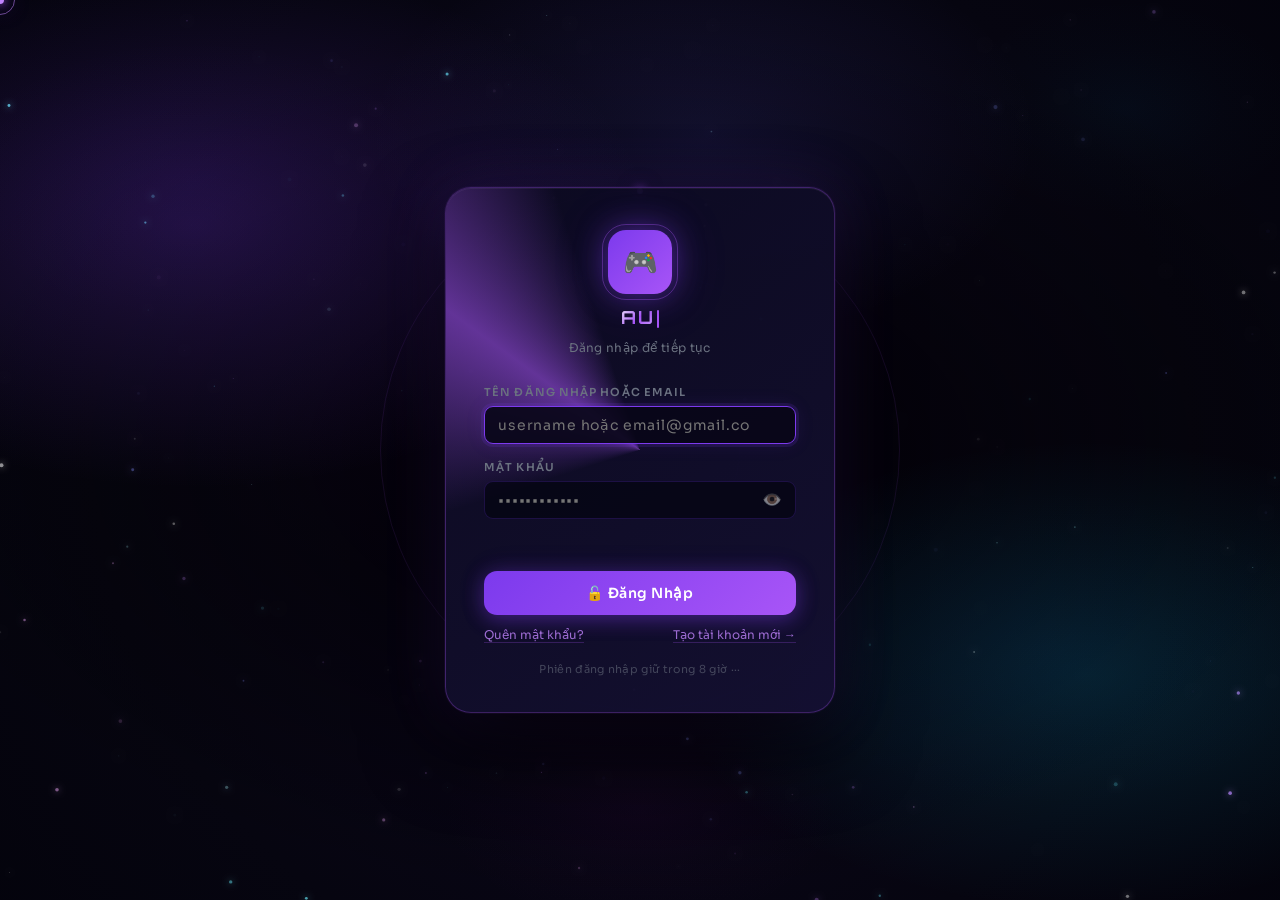
<file: index.html>
<!DOCTYPE html>
<html lang="vi">
<head>
<meta charset="UTF-8">
<meta name="viewport" content="width=device-width, initial-scale=1.0">
<title>Roblox Manager</title>
<link href="https://fonts.googleapis.com/css2?family=Orbitron:wght@400;600;700;900&family=Sora:wght@300;400;600&display=swap" rel="stylesheet">
<link rel="stylesheet" href="style.css">
<link rel="stylesheet" href="ui-easy-1-transitions.css">
<link rel="stylesheet" href="ui-easy-2-search.css">
<link rel="stylesheet" href="ui-easy-3-shimmer.css">
<link rel="stylesheet" href="ui-medium.css">
<style>
/* ══════════════════════════════════════
   LOGIN GATE
══════════════════════════════════════ */
#loginGate {
  position:fixed; inset:0; z-index:9999;
  display:none; align-items:center; justify-content:center;
  background: transparent;
  animation: loginFadeIn .6s ease;
}
@keyframes loginFadeIn  { from{opacity:0} to{opacity:1} }
@keyframes loginFadeOut { from{opacity:1} to{opacity:0} }

/* Canvas nền riêng cho login (hiện trên cùng) */
#loginBgCanvas {
  position:absolute; inset:0; z-index:0; pointer-events:none;
}

/* Con trỏ & ring — nâng z-index lên trên loginGate */
.cur-dot  { z-index:10001 !important; }
.cur-ring { z-index:10000 !important; }

/* Lớp glow nền */
.login-bg-blur {
  position:absolute; inset:0; pointer-events:none; z-index:1;
  background:
    radial-gradient(ellipse 55% 45% at 15% 25%, rgba(124,58,237,.22) 0%, transparent 65%),
    radial-gradient(ellipse 50% 40% at 85% 75%, rgba(6,182,212,.15)  0%, transparent 65%),
    radial-gradient(ellipse 40% 35% at 55% 15%, rgba(99,102,241,.12) 0%, transparent 65%),
    radial-gradient(ellipse 60% 50% at 50% 50%, rgba(0,0,0,.88)      0%, transparent 100%);
}

/* ── Orbit rings ── */
.login-orbit {
  position:absolute; border-radius:50%; pointer-events:none; z-index:2;
  border:1px solid rgba(168,85,247,.13);
}
.login-orbit-1 {
  width:520px; height:520px;
  top:50%; left:50%; transform:translate(-50%,-50%);
  animation: orbitSpin1 18s linear infinite;
  border-color: rgba(168,85,247,.1);
}
.login-orbit-2 {
  width:360px; height:360px;
  top:50%; left:50%; transform:translate(-50%,-50%);
  animation: orbitSpin2 12s linear infinite reverse;
  border-color: rgba(6,182,212,.1);
}
.login-orbit-3 {
  width:200px; height:200px;
  top:50%; left:50%; transform:translate(-50%,-50%);
  animation: orbitSpin1 7s linear infinite;
  border-color: rgba(192,132,252,.14);
}
/* Chấm chạy trên orbit */
.login-orbit::before {
  content:''; position:absolute;
  width:6px; height:6px; border-radius:50%;
  top:-3px; left:50%; margin-left:-3px;
  background: radial-gradient(circle, #c084fc, #7c3aed);
  box-shadow: 0 0 10px #a855f7, 0 0 20px rgba(168,85,247,.5);
}
.login-orbit-2::before {
  width:5px; height:5px; top:-2.5px; margin-left:-2.5px;
  background: radial-gradient(circle, #67e8f9, #0891b2);
  box-shadow: 0 0 10px #06b6d4, 0 0 20px rgba(6,182,212,.5);
}
.login-orbit-3::before {
  width:4px; height:4px; top:-2px; margin-left:-2px;
  background: radial-gradient(circle, #f0abfc, #a855f7);
  box-shadow: 0 0 8px #c084fc;
}
@keyframes orbitSpin1 { to { transform:translate(-50%,-50%) rotate(360deg) } }
@keyframes orbitSpin2 { to { transform:translate(-50%,-50%) rotate(360deg) } }

/* ── Login box ── */
#loginBox {
  position:relative; z-index:3;
  background: linear-gradient(145deg, rgba(12,10,32,.96), rgba(20,16,50,.96));
  border: 1px solid rgba(168,85,247,.3);
  border-radius: 26px;
  padding: 42px 38px 36px;
  width: 390px; max-width: 94vw;
  box-shadow:
    0 0 0 1px rgba(168,85,247,.06),
    0 32px 80px rgba(0,0,0,.7),
    0 0 60px rgba(124,58,237,.18),
    inset 0 1px 0 rgba(255,255,255,.06);
  transition: border-color .4s, box-shadow .4s;
  animation: loginBoxIn .65s cubic-bezier(.34,1.4,.64,1) both;
  overflow: hidden;
}
@keyframes loginBoxIn {
  from { opacity:0; transform:scale(.88) translateY(30px) }
  to   { opacity:1; transform:scale(1)   translateY(0) }
}

/* Shimmer sweep trên box */
#loginBox::before {
  content:''; position:absolute;
  top:0; left:-100%; width:60%; height:100%;
  background: linear-gradient(90deg, transparent, rgba(168,85,247,.07), transparent);
  animation: loginShimmer 4s ease-in-out infinite;
  pointer-events:none;
}
@keyframes loginShimmer { 0%{left:-100%} 60%,100%{left:140%} }

/* Pulse border glow */
#loginBox::after {
  content:''; position:absolute; inset:-1px; border-radius:27px; z-index:-1;
  background: conic-gradient(from var(--angle,0deg), transparent 70%, rgba(168,85,247,.55) 85%, transparent 95%);
  animation: loginBorderSpin 4s linear infinite;
}
@property --angle { syntax:'<angle>'; initial-value:0deg; inherits:false; }
@keyframes loginBorderSpin { to { --angle: 360deg } }

/* ── Logo ── */
.login-logo {
  display:flex; flex-direction:column; align-items:center; gap:12px;
  margin-bottom:30px;
}
.login-logo-icon {
  position:relative;
  width:64px; height:64px;
  background: linear-gradient(135deg, var(--accent), var(--accent2));
  border-radius:18px;
  display:flex; align-items:center; justify-content:center;
  font-size:28px;
  box-shadow: 0 0 30px rgba(124,58,237,.5), 0 0 60px rgba(124,58,237,.2);
  animation: loginIconFloat 3.5s ease-in-out infinite;
}
.login-logo-icon::after {
  content:''; position:absolute; inset:-6px; border-radius:24px;
  border:1px solid rgba(168,85,247,.35);
  animation: loginIconRing 3.5s ease-in-out infinite;
}
@keyframes loginIconFloat { 0%,100%{transform:translateY(0) rotate(0deg)} 50%{transform:translateY(-8px) rotate(3deg)} }
@keyframes loginIconRing  { 0%,100%{opacity:.6;transform:scale(1)} 50%{opacity:1;transform:scale(1.08)} }

.login-title {
  font-family:'Orbitron',sans-serif; font-size:18px; font-weight:700;
  background: linear-gradient(135deg, #fff 0%, var(--accent2) 50%, var(--neon) 100%);
  -webkit-background-clip:text; -webkit-text-fill-color:transparent;
  letter-spacing:.1em; text-align:center;
  text-shadow: none;
}
/* Typing cursor effect trên title */
.login-title-cursor {
  display:inline-block; width:2px; height:1em;
  background: var(--accent2); margin-left:2px;
  animation: blink .8s step-end infinite;
  vertical-align:text-bottom; border-radius:1px;
}
@keyframes blink { 0%,100%{opacity:1} 50%{opacity:0} }

.login-sub {
  font-size:12px; color:var(--muted); text-align:center;
  letter-spacing:.03em;
}

/* ── Field ── */
.login-field { margin-bottom:16px; }
.login-field label {
  display:block; font-size:11px; font-weight:600;
  color:var(--muted); text-transform:uppercase; letter-spacing:.1em;
  margin-bottom:7px;
}
.login-pw-wrap {
  position:relative; display:flex; align-items:center;
}
.login-pw-wrap .fi {
  padding-right:44px; width:100%;
  background: rgba(4,4,18,.75);
  border-color: rgba(120,60,255,.2);
  font-size:14px; letter-spacing:.06em;
  transition: border-color .25s, box-shadow .25s, background .25s;
}
.login-pw-wrap .fi:focus {
  border-color: var(--accent);
  box-shadow: 0 0 0 3px rgba(124,58,237,.14), 0 0 20px rgba(124,58,237,.1);
  background: rgba(8,6,24,.9);
}
.login-pw-wrap .fi.err {
  border-color:var(--red) !important;
  box-shadow:0 0 0 3px rgba(239,68,68,.1) !important;
}
.eye-btn {
  position:absolute; right:12px;
  background:none; border:none; cursor:pointer;
  font-size:16px; line-height:1; padding:2px;
  opacity:.5; transition:opacity .2s;
}
.eye-btn:hover { opacity:1; }

/* ── Error ── */
.login-err {
  display:flex; align-items:center; gap:8px;
  background: rgba(239,68,68,.08);
  border: 1px solid rgba(239,68,68,.22);
  border-radius:10px; padding:10px 14px;
  font-size:12px; color:#fca5a5;
  margin-bottom:14px;
  opacity:0; transform:translateY(-5px);
  transition: opacity .3s, transform .3s;
  pointer-events:none;
}
.login-err.show { opacity:1; transform:translateY(0); pointer-events:all; }

/* ── Button ── */
#loginBtn {
  width:100%; padding:13px;
  font-size:14px; font-weight:600;
  border-radius:13px; border:none; cursor:pointer;
  font-family:'Sora',sans-serif; letter-spacing:.04em;
  background: linear-gradient(135deg, var(--accent), var(--accent2));
  color:#fff;
  box-shadow: 0 4px 20px rgba(124,58,237,.4), 0 0 30px rgba(124,58,237,.1);
  transition: all .25s;
  display:flex; align-items:center; justify-content:center; gap:9px;
  position:relative; overflow:hidden;
}
#loginBtn::before {
  content:''; position:absolute; inset:0;
  background: linear-gradient(135deg, rgba(255,255,255,.12), transparent);
  opacity:0; transition:opacity .25s;
}
#loginBtn:hover:not(:disabled)::before { opacity:1; }
#loginBtn:hover:not(:disabled) {
  transform:translateY(-2px);
  box-shadow: 0 8px 32px rgba(124,58,237,.6), 0 0 50px rgba(168,85,247,.2);
}
#loginBtn:active:not(:disabled) { transform:translateY(0); }
#loginBtn:disabled { cursor:not-allowed; opacity:.8; }

/* ── Spinner ── */
.login-spinner {
  width:16px; height:16px;
  border:2px solid rgba(255,255,255,.25);
  border-top-color:#fff;
  border-radius:50%;
  animation:spin .55s linear infinite;
  flex-shrink:0;
}
@keyframes spin { to{transform:rotate(360deg)} }

/* ── Footer ── */
.login-footer {
  margin-top:20px; text-align:center;
  font-size:11px; color:var(--muted); opacity:.55;
  letter-spacing:.03em;
}
/* Dấu chấm nhấp nháy */
.login-dot { display:inline-block; animation:dotPulse 1.4s ease-in-out infinite; }
.login-dot:nth-child(2){ animation-delay:.2s }
.login-dot:nth-child(3){ animation-delay:.4s }
@keyframes dotPulse { 0%,100%{opacity:.3;transform:scale(.8)} 50%{opacity:1;transform:scale(1.2)} }

/* ── Shake ── */
@keyframes shake {
  0%,100%{transform:translateX(0)}
  18%{transform:translateX(-8px)}
  36%{transform:translateX(8px)}
  54%{transform:translateX(-5px)}
  72%{transform:translateX(5px)}
  88%{transform:translateX(-3px)}
}
#loginBox.shake { animation:shake .44s ease; }

/* ══════════════════════════════════════
   AUTH SYSTEM — panels, buttons, links
══════════════════════════════════════ */

/* Panel transition */
@keyframes authPanelIn {
  from { opacity:0; transform:translateY(10px) scale(.97) }
  to   { opacity:1; transform:translateY(0)    scale(1)   }
}

/* loginBox mở rộng khi register (có 2 cột) */
#loginBox {
  transition: width .35s cubic-bezier(.34,1.2,.64,1),
              padding .35s, border-color .4s, box-shadow .4s;
}
#authPanelRegister { min-width: 0; }

/* 2-cột trong form đăng ký */
.auth-row2 {
  display: grid;
  grid-template-columns: 1fr 1fr;
  gap: 0 12px;
}
@media (max-width: 500px) {
  .auth-row2 { grid-template-columns: 1fr; }
  #loginBox  { width: 94vw !important; padding: 28px 18px 22px !important; }
}

/* Khi panel register active thì box rộng hơn */
#authPanelRegister:not([style*="none"]) ~ * { display: none }

/* Nút chính — thay #loginBtn cũ */
.auth-btn {
  width: 100%;
  padding: 13px;
  font-size: 14px; font-weight: 600;
  border-radius: 13px; border: none; cursor: pointer;
  font-family: 'Sora', sans-serif; letter-spacing: .04em;
  background: linear-gradient(135deg, var(--accent), var(--accent2));
  color: #fff;
  box-shadow: 0 4px 20px rgba(124,58,237,.4), 0 0 30px rgba(124,58,237,.1);
  transition: all .25s;
  display: flex; align-items: center; justify-content: center; gap: 9px;
  position: relative; overflow: hidden;
  margin-bottom: 12px;
}
.auth-btn::before {
  content: ''; position: absolute; inset: 0;
  background: linear-gradient(135deg, rgba(255,255,255,.12), transparent);
  opacity: 0; transition: opacity .25s;
}
.auth-btn:hover:not(:disabled)::before { opacity: 1; }
.auth-btn:hover:not(:disabled) {
  transform: translateY(-2px);
  box-shadow: 0 8px 32px rgba(124,58,237,.6), 0 0 50px rgba(168,85,247,.2);
}
.auth-btn:active:not(:disabled) { transform: translateY(0); }
.auth-btn:disabled { cursor: not-allowed; opacity: .8; }

/* Links dưới form */
.auth-links {
  display: flex;
  justify-content: space-between;
  flex-wrap: wrap;
  gap: 6px;
  margin-top: 2px;
}
.auth-links span {
  font-size: 12px;
  color: var(--accent3);
  cursor: pointer;
  opacity: .8;
  transition: opacity .18s;
  text-decoration: underline;
  text-underline-offset: 3px;
  text-decoration-color: rgba(168,85,247,.3);
}
.auth-links span:hover { opacity: 1; }

/* Nút link nhỏ (gửi lại OTP) */
.auth-link-btn {
  background: none; border: none;
  color: var(--accent3); font-family: 'Sora', sans-serif;
  font-size: 12px; cursor: pointer;
  text-decoration: underline;
  text-underline-offset: 3px;
  opacity: .8; transition: opacity .18s;
  margin-left: auto;
}
.auth-link-btn:hover { opacity: 1; }
.auth-link-btn:disabled { opacity: .4; cursor: not-allowed; }

/* OTP info box */
.otp-info-box {
  display: flex;
  align-items: center;
  gap: 14px;
  background: rgba(124,58,237,.1);
  border: 1px solid rgba(168,85,247,.25);
  border-radius: 12px;
  padding: 13px 16px;
  font-size: 13px;
  color: var(--muted);
  line-height: 1.6;
}
.otp-info-icon { font-size: 26px; flex-shrink: 0; }

/* OTP input to và căn giữa */
.otp-input {
  font-family: 'Orbitron', monospace !important;
  font-size: 22px !important;
  font-weight: 700 !important;
  letter-spacing: .35em !important;
  text-align: center;
  color: var(--accent3) !important;
}

/* Timer row */
.otp-timer-row {
  display: flex;
  align-items: center;
  gap: 10px;
  margin-bottom: 10px;
}

/* ── NOTES GRID ── */
.notes-grid { display:grid; grid-template-columns:repeat(auto-fill,minmax(280px,1fr)); gap:16px }
.note-card { background:var(--nc-bg,rgba(124,58,237,.12)); border:1px solid var(--nc-border,rgba(168,85,247,.3)); border-radius:16px; padding:16px; cursor:pointer; transition:transform .22s,box-shadow .22s; animation:fadeUp .4s ease both; display:flex; flex-direction:column; gap:10px; position:relative; overflow:hidden }
.note-card::after { content:""; position:absolute; top:0; left:-100%; width:55%; height:100%; background:linear-gradient(90deg,transparent,rgba(255,255,255,.03),transparent); transition:left .5s }
.note-card:hover { transform:translateY(-3px); box-shadow:0 8px 28px rgba(0,0,0,.25) }
.note-card:hover::after { left:140% }
.note-card-header { display:flex; align-items:center; gap:8px }
.note-dot { width:9px; height:9px; border-radius:50%; flex-shrink:0; box-shadow:0 0 6px currentColor }
.note-title { flex:1; font-size:14px; font-weight:700; color:var(--text); overflow:hidden; text-overflow:ellipsis; white-space:nowrap }
.note-del-btn { background:none; border:none; color:var(--muted); font-size:13px; cursor:pointer; padding:2px 5px; border-radius:5px; opacity:0; transition:opacity .18s,background .18s,color .18s; flex-shrink:0 }
.note-card:hover .note-del-btn { opacity:1 }
.note-del-btn:hover { background:rgba(239,68,68,.18); color:var(--red) }
.note-content-prev { font-size:12px; color:var(--muted); line-height:1.65; max-height:72px; overflow:hidden; display:-webkit-box; -webkit-line-clamp:4; -webkit-box-orient:vertical }
.note-footer { display:flex; align-items:center; justify-content:space-between; margin-top:auto; padding-top:8px; border-top:1px solid rgba(255,255,255,.05) }
.note-date { font-size:10px; color:var(--muted) }
.note-chars { font-size:10px; color:var(--muted); opacity:.6 }
.note-color-palette { display:flex; gap:10px; flex-wrap:wrap }
.note-color-dot { width:28px; height:28px; border-radius:50%; cursor:pointer; border:2px solid transparent; transition:transform .2s,border-color .2s; flex-shrink:0 }
.note-color-dot:hover { transform:scale(1.15) }
.note-color-dot.active { border-color:#fff; transform:scale(1.18); box-shadow:0 0 10px rgba(255,255,255,.3) }
</style>
</head>
<body>

<canvas id="bgCanvas"></canvas>
<canvas id="fgCanvas"></canvas>
<div class="cur-dot" id="cDot"></div>
<div class="cur-ring" id="cRing"></div>

<!-- ── LOGIN GATE ── -->
<div id="loginGate">
  <canvas id="loginBgCanvas"></canvas>
  <div class="login-bg-blur"></div>
  <div class="login-orbit login-orbit-1"></div>
  <div class="login-orbit login-orbit-2"></div>
  <div class="login-orbit login-orbit-3"></div>

  <div id="loginBox">
    <!-- Logo chung -->
    <div class="login-logo">
      <div class="login-logo-icon">🎮</div>
      <div class="login-title" id="loginTitle"></div>
      <div class="login-sub" id="authSub">Đăng nhập để tiếp tục</div>
    </div>

    <!-- ══ PANEL: ĐĂNG NHẬP ══ -->
    <div id="authPanelLogin">
      <div class="login-field">
        <label>Tên đăng nhập hoặc Email</label>
        <div class="login-pw-wrap">
          <input class="fi" id="loginIdent" type="text" placeholder="username hoặc email@gmail.com" autocomplete="username">
        </div>
      </div>
      <div class="login-field">
        <label>Mật khẩu</label>
        <div class="login-pw-wrap">
          <input class="fi" id="loginPw" type="password" placeholder="••••••••••••" autocomplete="current-password">
          <button class="eye-btn" type="button" onclick="toggleAuthPw('loginPw','eyeLogin')"><span id="eyeLogin">👁️</span></button>
        </div>
      </div>
      <div class="login-err" id="loginErr"></div>
      <button class="auth-btn" id="loginBtn" onclick="doLogin()">🔓 Đăng Nhập</button>
      <div class="auth-links">
        <span onclick="switchPanel('forgot')">Quên mật khẩu?</span>
        <span onclick="switchPanel('register')">Tạo tài khoản mới →</span>
      </div>
    </div>

    <!-- ══ PANEL: ĐĂNG KÝ ══ -->
    <div id="authPanelRegister" style="display:none">
      <div class="auth-row2">
        <div class="login-field">
          <label>Email *</label>
          <input class="fi" id="regEmail" type="email" placeholder="email@gmail.com" autocomplete="email">
        </div>
        <div class="login-field">
          <label>Tên đăng nhập *</label>
          <input class="fi" id="regUsername" type="text" placeholder="username" autocomplete="username">
        </div>
      </div>
      <div class="auth-row2">
        <div class="login-field">
          <label>Mật khẩu *</label>
          <div class="login-pw-wrap">
            <input class="fi" id="regPw" type="password" placeholder="Tối thiểu 6 ký tự" autocomplete="new-password">
            <button class="eye-btn" type="button" onclick="toggleAuthPw('regPw','eyeReg1')"><span id="eyeReg1">👁️</span></button>
          </div>
        </div>
        <div class="login-field">
          <label>Nhập lại mật khẩu *</label>
          <div class="login-pw-wrap">
            <input class="fi" id="regPw2" type="password" placeholder="Xác nhận mật khẩu" autocomplete="new-password">
            <button class="eye-btn" type="button" onclick="toggleAuthPw('regPw2','eyeReg2')"><span id="eyeReg2">👁️</span></button>
          </div>
        </div>
      </div>
      <div class="login-err" id="regErr"></div>
      <button class="auth-btn" id="regBtn" onclick="doRegister()">📧 Gửi Mã Xác Nhận</button>
      <div class="auth-links">
        <span onclick="switchPanel('login')">← Đã có tài khoản? Đăng nhập</span>
      </div>
    </div>

    <!-- ══ PANEL: OTP ══ -->
    <div id="authPanelOtp" style="display:none">
      <div class="otp-info-box">
        <div class="otp-info-icon">📨</div>
        <div>
          Mã OTP đã được gửi đến<br>
          <strong id="otpEmailHint" style="color:var(--accent3)"></strong>
        </div>
      </div>
      <div class="login-field" style="margin-top:14px">
        <label>Mã OTP (6 chữ số)</label>
        <input class="fi otp-input" id="otpInput" type="text" inputmode="numeric" maxlength="6" placeholder="_ _ _ _ _ _" autocomplete="one-time-code">
      </div>
      <div class="otp-timer-row">
        <span style="color:var(--muted);font-size:12px">Còn lại:</span>
        <span id="otpCountdown" style="color:var(--accent3);font-family:'Orbitron',sans-serif;font-size:13px;font-weight:700">5:00</span>
        <button id="resendOtpBtn" class="auth-link-btn" onclick="resendOtp()">Gửi lại mã</button>
      </div>
      <div class="login-err" id="otpErr"></div>
      <button class="auth-btn" id="otpBtn" onclick="verifyOtp()">✅ Xác Nhận OTP</button>
      <div class="auth-links">
        <span onclick="switchPanel('login')">← Quay lại đăng nhập</span>
      </div>
    </div>

    <!-- ══ PANEL: QUÊN MẬT KHẨU ══ -->
    <div id="authPanelForgot" style="display:none">
      <div class="login-field">
        <label>Email đã đăng ký</label>
        <input class="fi" id="forgotEmail" type="email" placeholder="email@gmail.com" autocomplete="email">
      </div>
      <div class="login-err" id="forgotErr"></div>
      <button class="auth-btn" id="forgotBtn" onclick="doForgot()">📧 Gửi Mã Khôi Phục</button>
      <div class="auth-links">
        <span onclick="switchPanel('login')">← Quay lại đăng nhập</span>
      </div>
    </div>

    <!-- ══ PANEL: ĐẶT LẠI MẬT KHẨU ══ -->
    <div id="authPanelResetPw" style="display:none">
      <div class="login-field">
        <label>Mật khẩu mới</label>
        <div class="login-pw-wrap">
          <input class="fi" id="resetPwInput" type="password" placeholder="Tối thiểu 6 ký tự" autocomplete="new-password">
          <button class="eye-btn" type="button" onclick="toggleAuthPw('resetPwInput','eyeReset1')"><span id="eyeReset1">👁️</span></button>
        </div>
      </div>
      <div class="login-field">
        <label>Nhập lại mật khẩu mới</label>
        <div class="login-pw-wrap">
          <input class="fi" id="resetPwInput2" type="password" placeholder="Xác nhận mật khẩu" autocomplete="new-password">
          <button class="eye-btn" type="button" onclick="toggleAuthPw('resetPwInput2','eyeReset2')"><span id="eyeReset2">👁️</span></button>
        </div>
      </div>
      <div class="login-err" id="resetPwErr"></div>
      <button class="auth-btn" id="resetPwBtn" onclick="doResetPw()">🔑 Đặt Lại Mật Khẩu</button>
    </div>

    <!-- Footer chung -->
    <div class="login-footer">
      Phiên đăng nhập giữ trong 8 giờ
      <span class="login-dot">·</span><span class="login-dot">·</span><span class="login-dot">·</span>
    </div>
  </div>
</div>

<!-- ── APP ── -->
<div class="app">
  <!-- SIDEBAR -->
  <aside class="sidebar">
    <div class="sb-logo">
      <div class="sb-logo-icon">🎮</div>
      <h1>ROBLOX<br>MANAGER</h1>
      <span>Personal Dashboard</span>
    </div>
    <div class="sb-sec">Chính</div>
    <div class="nav-item active" onclick="gotoView('accounts',this)"><span class="ico">👤</span>Tài Khoản<span class="nav-badge" id="badgeTotal">0</span></div>
    <div class="nav-item" onclick="gotoView('stats',this)"><span class="ico">📊</span>Thống Kê</div>
    <div class="nav-item" onclick="gotoView('robux',this)"><span class="ico">💎</span>Robux</div>
    <div class="sb-sec">Khác</div>
    <div class="nav-item" onclick="gotoView('games',this)"><span class="ico">🕹️</span>Game<span class="nav-badge" id="badgeGames">4</span></div>
    <div class="nav-item" onclick="gotoView('notif',this)"><span class="ico">🔔</span>Thông Báo</div>
    <div class="nav-item" onclick="gotoView('notes',this)"><span class="ico">📝</span>Ghi Chú<span class="nav-badge" id="notesCount">0</span></div>
    <div class="nav-item" onclick="gotoView('settings',this)"><span class="ico">⚙️</span>Cài Đặt</div>
    <div class="sb-footer">v2.0 · Local Storage</div>
  </aside>

  <!-- MAIN -->
  <main class="main">

    <!-- ACCOUNTS VIEW -->
    <div class="view active" id="view-accounts">
      <div class="topbar">
        <div class="page-title">Tài Khoản Roblox</div>
        <div class="topbar-actions">
          <button class="btn btn-ghost btn-sm" onclick="exportData()">📤 Xuất</button>
          <button class="btn btn-primary" onclick="openAdd()">＋ Thêm Tài Khoản</button>
        </div>
      </div>
      <div class="stats-row">
        <div class="stat-card"><div class="stat-ico">🗂️</div><div class="stat-lbl">Tổng</div><div class="stat-val" id="sTotal" style="color:var(--accent3)">0</div><div class="stat-sub">tài khoản</div></div>
        <div class="stat-card"><div class="stat-ico">🟢</div><div class="stat-lbl">Online</div><div class="stat-val" id="sOnline" style="color:var(--green)">0</div><div class="stat-sub">hoạt động</div></div>
        <div class="stat-card"><div class="stat-ico">💰</div><div class="stat-lbl">Tổng Robux</div><div class="stat-val" id="sRobux" style="color:var(--yellow)">0</div><div class="stat-sub">R$</div></div>
        <div class="stat-card"><div class="stat-ico">🚫</div><div class="stat-lbl">Bị Ban</div><div class="stat-val" id="sBanned" style="color:var(--red)">0</div><div class="stat-sub">tài khoản</div></div>
      </div>
      <div class="toolbar">
        <div class="search-box"><span>🔍</span><input id="searchQ" placeholder="Tìm username, tag..." oninput="renderCards()"></div>
        <select class="flt" id="filterSt" onchange="renderCards()">
          <option value="all">Tất cả</option>
          <option value="online">Online</option>
          <option value="offline">Offline</option>
          <option value="banned">Bị ban</option>
        </select>
        <select class="flt" id="sortBy" onchange="renderCards()">
          <option value="date">Mới nhất</option>
          <option value="name">Tên A→Z</option>
          <option value="robux">Robux ↓</option>
        </select>
      </div>
      <div class="grid" id="cardGrid"></div>
    </div>

    <!-- COMING SOON VIEWS -->
    <div class="view" id="view-stats"><div class="topbar"><div class="page-title">Thống Kê</div></div><div class="coming"><div class="coming-ico">📊</div><h2>Sắp Ra Mắt</h2><p>Trang thống kê tổng quan đang được phát triển.</p></div></div>
    <div class="view" id="view-robux"><div class="topbar"><div class="page-title">Robux</div></div><div class="coming"><div class="coming-ico">💎</div><h2>Sắp Ra Mắt</h2><p>Quản lý Robux & lịch sử giao dịch sẽ có ở đây.</p></div></div>
    <div class="view" id="view-notif"><div class="topbar"><div class="page-title">Thông Báo</div></div><div class="coming"><div class="coming-ico">🔔</div><h2>Sắp Ra Mắt</h2><p>Hệ thống thông báo sẽ được thêm vào sau.</p></div></div>

    <!-- SETTINGS VIEW -->
    <div class="view" id="view-settings">
      <div class="topbar">
        <div class="page-title">Cài Đặt</div>
        <div class="topbar-actions">
          <button class="btn btn-primary btn-sm" onclick="saveSettings()">💾 Lưu thay đổi</button>
        </div>
      </div>
      <div class="settings-grid">
        <div class="settings-section">
          <div class="settings-section-title">🎨 Giao Diện</div>
          <div class="settings-item">
            <div class="settings-item-info"><div class="settings-item-label">Tên Dashboard</div><div class="settings-item-sub">Tên hiển thị trên sidebar</div></div>
            <input class="fi settings-input" id="setDashName" placeholder="ROBLOX MANAGER">
          </div>
          <div class="settings-item">
            <div class="settings-item-info"><div class="settings-item-label">Màu Accent</div><div class="settings-item-sub">Màu chủ đạo của giao diện</div></div>
            <div class="color-palette" id="colorPalette">
              <div class="color-dot active" data-color="purple" style="background:linear-gradient(135deg,#7c3aed,#a855f7)" title="Tím (mặc định)"></div>
              <div class="color-dot" data-color="blue" style="background:linear-gradient(135deg,#1d4ed8,#3b82f6)" title="Xanh dương"></div>
              <div class="color-dot" data-color="cyan" style="background:linear-gradient(135deg,#0891b2,#06b6d4)" title="Xanh lam"></div>
              <div class="color-dot" data-color="green" style="background:linear-gradient(135deg,#059669,#10b981)" title="Xanh lá"></div>
              <div class="color-dot" data-color="rose" style="background:linear-gradient(135deg,#be123c,#f43f5e)" title="Hồng đỏ"></div>
              <div class="color-dot" data-color="orange" style="background:linear-gradient(135deg,#c2410c,#f97316)" title="Cam"></div>
              <div class="color-dot" data-color="gold" style="background:linear-gradient(135deg,#a16207,#eab308)" title="Vàng"></div>
              <div class="color-dot" data-color="pink" style="background:linear-gradient(135deg,#9d174d,#ec4899)" title="Hồng"></div>
            </div>
          </div>
          <div class="settings-item">
            <div class="settings-item-info"><div class="settings-item-label">Font Chữ</div><div class="settings-item-sub">Font hiển thị toàn bộ giao diện</div></div>
            <select class="fi settings-select" id="setFont">
              <option value="Sora">Sora (mặc định)</option>
              <option value="Inter">Inter</option>
              <option value="Rajdhani">Rajdhani</option>
              <option value="Exo 2">Exo 2</option>
              <option value="Ubuntu">Ubuntu</option>
              <option value="Nunito">Nunito</option>
            </select>
          </div>
          <div class="settings-item">
            <div class="settings-item-info"><div class="settings-item-label">Hiệu Ứng Galaxy</div><div class="settings-item-sub">Nền vũ trụ, sao, sao băng</div></div>
            <label class="toggle-switch"><input type="checkbox" id="setGalaxy" checked><span class="toggle-slider"></span></label>
          </div>
          <div class="settings-item">
            <div class="settings-item-info"><div class="settings-item-label">Con Trỏ Tùy Chỉnh</div><div class="settings-item-sub">Hiệu ứng con trỏ chuột</div></div>
            <label class="toggle-switch"><input type="checkbox" id="setCursor" checked><span class="toggle-slider"></span></label>
          </div>
          <div class="settings-item">
            <div class="settings-item-info"><div class="settings-item-label">Hiệu Ứng Hover Card</div><div class="settings-item-sub">Animation khi rê chuột vào card</div></div>
            <label class="toggle-switch"><input type="checkbox" id="setCardHover" checked><span class="toggle-slider"></span></label>
          </div>
          <div class="settings-item">
            <div class="settings-item-info"><div class="settings-item-label">Cỡ Chữ</div><div class="settings-item-sub">Kích thước chữ giao diện</div></div>
            <div class="size-selector" id="sizeSelector">
              <div class="size-opt" data-size="small">Nhỏ</div>
              <div class="size-opt active" data-size="normal">Vừa</div>
              <div class="size-opt" data-size="large">Lớn</div>
            </div>
          </div>
        </div>
        <div class="settings-section">
          <div class="settings-section-title">🗄️ Dữ Liệu</div>
          <div class="settings-item">
            <div class="settings-item-info"><div class="settings-item-label">Import Backup</div><div class="settings-item-sub">Khôi phục từ file JSON đã xuất</div></div>
            <label class="btn btn-ghost btn-sm" style="cursor:pointer">📥 Chọn file<input type="file" accept=".json" id="importFile" style="display:none" onchange="importData(event)"></label>
          </div>
          <div class="settings-item">
            <div class="settings-item-info"><div class="settings-item-label">Xuất Dữ Liệu</div><div class="settings-item-sub">Lưu tất cả tài khoản ra file JSON</div></div>
            <button class="btn btn-ghost btn-sm" onclick="exportData()">📤 Xuất JSON</button>
          </div>
          <div class="settings-item">
            <div class="settings-item-info"><div class="settings-item-label">Thống Kê Lưu Trữ</div><div class="settings-item-sub">Dung lượng localStorage đang dùng</div></div>
            <div class="storage-info" id="storageInfo">— KB</div>
          </div>
          <div class="settings-divider"></div>
          <div class="settings-item">
            <div class="settings-item-info"><div class="settings-item-label" style="color:var(--red)">Xóa Toàn Bộ Tài Khoản</div><div class="settings-item-sub">Xóa vĩnh viễn tất cả dữ liệu</div></div>
            <button class="btn btn-danger btn-sm" onclick="confirmClearAll()">🗑️ Xóa tất cả</button>
          </div>
          <div class="settings-item">
            <div class="settings-item-info"><div class="settings-item-label" style="color:var(--red)">Reset Kỷ Lục Rắn</div><div class="settings-item-sub">Xóa điểm cao nhất game rắn</div></div>
            <button class="btn btn-danger btn-sm" onclick="resetSnakeBest()">🔄 Reset</button>
          </div>
          <div class="settings-divider"></div>
          <div class="settings-item">
            <div class="settings-item-info"><div class="settings-item-label" style="color:var(--red)">Đăng Xuất</div><div class="settings-item-sub">Kết thúc phiên đăng nhập hiện tại</div></div>
            <button class="btn btn-danger btn-sm" onclick="doLogout()">🚪 Đăng Xuất</button>
          </div>
        </div>
        <div class="settings-section settings-about">
          <div class="settings-section-title">ℹ️ Thông Tin</div>
          <div class="about-card">
            <div class="about-icon">🎮</div>
            <div class="about-name" id="aboutName">ROBLOX MANAGER</div>
            <div class="about-ver">Phiên bản 2.1.0</div>
            <div class="about-desc">Dashboard quản lý tài khoản Roblox cá nhân. Dữ liệu lưu hoàn toàn trên máy bạn, không gửi lên bất kỳ server nào.</div>
            <div class="about-tags">
              <span class="tag">Local Storage</span><span class="tag">No Server</span>
              <span class="tag">TOTP 2FA</span><span class="tag">Snake Game</span>
            </div>
          </div>
        </div>
      </div>
    </div>

    <!-- NOTES VIEW -->
    <div class="view" id="view-notes">
      <div class="topbar">
        <div class="page-title">Ghi Chú</div>
        <div class="topbar-actions">
          <button class="btn btn-primary" onclick="openAddNote()">＋ Ghi Chú Mới</button>
        </div>
      </div>
      <div class="toolbar" style="margin-bottom:20px">
        <div class="search-box"><span>🔍</span><input id="notesSearch" placeholder="Tìm tiêu đề, nội dung..." oninput="renderNotes()"></div>
        <select class="flt" id="notesFilter" onchange="renderNotes()">
          <option value="all">Tất cả màu</option>
          <option value="purple">🟣 Tím</option>
          <option value="blue">🔵 Xanh</option>
          <option value="green">🟢 Lá</option>
          <option value="yellow">🟡 Vàng</option>
          <option value="red">🔴 Đỏ</option>
          <option value="cyan">🩵 Lam</option>
        </select>
      </div>
      <div id="notesEmpty" style="display:none;flex-direction:column;align-items:center;justify-content:center;min-height:50vh;gap:14px;color:var(--muted);text-align:center">
        <div style="font-size:52px;opacity:.38;animation:float 3s ease-in-out infinite">📝</div>
        <h2 style="font-family:'Orbitron',sans-serif;font-size:17px;color:var(--accent3)">Chưa có ghi chú nào</h2>
        <p style="font-size:13px;max-width:260px;line-height:1.6">Nhấn <strong>＋ Ghi Chú Mới</strong> để bắt đầu.</p>
      </div>
      <div class="notes-grid" id="notesGrid"></div>
    </div>

    <!-- GAMES HUB VIEW -->
    <div class="view" id="view-games">
      <div class="topbar">
        <div class="page-title">🕹️ Game</div>
        <div class="topbar-actions">
          <div class="snake-score-display">Chọn game để bắt đầu!</div>
        </div>
      </div>
      <div class="games-hub-grid">
        <!-- Rắn Săn Mồi -->
        <div class="game-hub-card" onclick="launchGame('snake')">
          <div class="ghc-glow" style="--gc:124,58,237"></div>
          <div class="ghc-icon">🐍</div>
          <div class="ghc-info">
            <div class="ghc-title">Rắn Săn Mồi</div>
            <div class="ghc-desc">Điều khiển con rắn ăn mồi, tránh đụng tường và chính mình. Lên cấp tốc độ tăng dần!</div>
            <div class="ghc-tags">
              <span class="ghc-tag">WASD / Mũi tên</span>
              <span class="ghc-tag">Space = Pause</span>
            </div>
            <div class="ghc-best">Kỷ lục: <span id="hubSnakeBest" style="color:var(--yellow);font-family:'Orbitron',sans-serif">0</span></div>
          </div>
          <button class="btn btn-primary ghc-btn">▶ Chơi</button>
        </div>
        <!-- Dò Mìn -->
        <div class="game-hub-card" onclick="launchGame('mine')">
          <div class="ghc-glow" style="--gc:239,68,68"></div>
          <div class="ghc-icon">💣</div>
          <div class="ghc-info">
            <div class="ghc-title">Dò Mìn</div>
            <div class="ghc-desc">Tìm tất cả ô an toàn mà không chạm mìn. Nhấp chuột phải để cắm cờ, trái để mở ô.</div>
            <div class="ghc-tags">
              <span class="ghc-tag">Click = Mở ô</span>
              <span class="ghc-tag">Chuột phải = Cờ</span>
            </div>
            <div class="ghc-best">Kỷ lục: <span id="hubMineBest" style="color:var(--yellow);font-family:'Orbitron',sans-serif">--</span></div>
          </div>
          <button class="btn btn-primary ghc-btn" style="background:linear-gradient(135deg,#be123c,#f43f5e);box-shadow:0 4px 18px rgba(239,68,68,.35)">▶ Chơi</button>
        </div>
        <!-- Lật Bài -->
        <div class="game-hub-card" onclick="launchGame('memory')">
          <div class="ghc-glow" style="--gc:5,150,105"></div>
          <div class="ghc-icon">🃏</div>
          <div class="ghc-info">
            <div class="ghc-title">Lật Bài Trí Nhớ</div>
            <div class="ghc-desc">Lật 2 bài mỗi lượt, tìm các cặp giống nhau. Hoàn thành nhanh nhất có thể!</div>
            <div class="ghc-tags">
              <span class="ghc-tag">Click = Lật bài</span>
              <span class="ghc-tag">16 cặp bài</span>
            </div>
            <div class="ghc-best">Kỷ lục: <span id="hubMemoryBest" style="color:var(--yellow);font-family:'Orbitron',sans-serif">--</span></div>
          </div>
          <button class="btn btn-primary ghc-btn" style="background:linear-gradient(135deg,#059669,#10b981);box-shadow:0 4px 18px rgba(16,185,129,.35)">▶ Chơi</button>
        </div>
        <!-- Tetris -->
        <div class="game-hub-card" onclick="launchGame('tetris')">
          <div class="ghc-glow" style="--gc:8,145,178"></div>
          <div class="ghc-icon">🧱</div>
          <div class="ghc-info">
            <div class="ghc-title">Tetris</div>
            <div class="ghc-desc">Xếp các khối rơi thành hàng ngang hoàn chỉnh để ghi điểm. Tốc độ tăng theo cấp độ!</div>
            <div class="ghc-tags">
              <span class="ghc-tag">← → = Di chuyển</span>
              <span class="ghc-tag">↑ = Xoay</span>
              <span class="ghc-tag">↓ = Rơi nhanh</span>
              <span class="ghc-tag">Space = Rơi thẳng</span>
            </div>
            <div class="ghc-best">Kỷ lục: <span id="hubTetrisBest" style="color:var(--yellow);font-family:'Orbitron',sans-serif">0</span></div>
          </div>
          <button class="btn btn-primary ghc-btn" style="background:linear-gradient(135deg,#0891b2,#06b6d4);box-shadow:0 4px 18px rgba(6,182,212,.35)">▶ Chơi</button>
        </div>
        <!-- Chess -->
        <div class="game-hub-card" onclick="launchGame('chess')">
          <div class="ghc-glow" style="--gc:161,98,7"></div>
          <div class="ghc-icon">♟️</div>
          <div class="ghc-info">
            <div class="ghc-title">Cờ Vua</div>
            <div class="ghc-desc">Thách đấu AI 3 cấp độ, chơi cùng bạn bè offline, hoặc đấu online realtime qua Firebase. Bàn cờ đẹp, hỗ trợ mobile!</div>
            <div class="ghc-tags">
              <span class="ghc-tag">🤖 vs AI</span>
              <span class="ghc-tag">🤝 2 người offline</span>
              <span class="ghc-tag">🌐 Online</span>
              <span class="ghc-tag">♟ Phong cấp</span>
            </div>
            <div class="ghc-best">Mở trang chơi riêng ✨</div>
          </div>
          <button class="btn ghc-btn" style="background:linear-gradient(135deg,#a16207,#eab308);box-shadow:0 4px 18px rgba(234,179,8,.35);color:#fff;width:100%;justify-content:center">♟️ Chơi Chess</button>
        </div>
      </div>
    </div>

    <!-- SNAKE GAME VIEW -->
    <div class="view" id="view-snake">
      <div class="topbar">
        <div class="page-title">🐍 Rắn Săn Mồi</div>
        <div class="topbar-actions">
          <button class="btn btn-ghost btn-sm" onclick="gotoView('games', document.querySelector('.nav-item:nth-child(7)'))">← Về Game Hub</button>
          <div class="snake-score-display">Điểm: <span id="snakeScoreTop">0</span></div>
          <div class="snake-score-display">Cao nhất: <span id="snakeBestTop">0</span></div>
        </div>
      </div>
      <!-- Hướng dẫn -->
      <div class="game-guide-bar">
        <span class="ggb-item"><kbd>W A S D</kbd> hoặc <kbd>↑ ↓ ← →</kbd> Điều khiển hướng</span>
        <span class="ggb-item"><kbd>Space</kbd> Tạm dừng / Tiếp tục</span>
        <span class="ggb-item">🍎 +10~×level điểm &nbsp;⭐ +25×level điểm bonus</span>
        <span class="ggb-item">Rắn xuyên tường được!</span>
      </div>
      <div class="snake-wrap">
        <div class="snake-panel">
          <canvas id="snakeCanvas" width="400" height="400"></canvas>
          <div class="snake-overlay" id="snakeOverlay">
            <div class="snake-over-icon">🐍</div>
            <div class="snake-over-title" id="snakeOverTitle">Rắn Săn Mồi</div>
            <div class="snake-over-sub" id="snakeOverSub">Dùng WASD hoặc phím mũi tên để điều khiển</div>
            <button class="btn btn-primary" id="snakeStartBtn" onclick="snakeStart()">▶ Bắt Đầu</button>
          </div>
        </div>
        <div class="snake-side">
          <div class="snake-info-card"><div class="snake-info-label">Điểm hiện tại</div><div class="snake-info-val" id="snakeScore" style="color:var(--accent3)">0</div></div>
          <div class="snake-info-card"><div class="snake-info-label">Kỷ lục</div><div class="snake-info-val" id="snakeBest" style="color:var(--yellow)">0</div></div>
          <div class="snake-info-card"><div class="snake-info-label">Cấp độ</div><div class="snake-info-val" id="snakeLevel" style="color:var(--green)">1</div></div>
          <div class="snake-info-card"><div class="snake-info-label">Độ dài</div><div class="snake-info-val" id="snakeLen" style="color:var(--neon)">1</div></div>
          <div class="snake-controls">
            <div class="snake-ctrl-title">Điều khiển</div>
            <div class="snake-ctrl-grid">
              <div></div><div class="snake-key">W ↑</div><div></div>
              <div class="snake-key">A ←</div><div class="snake-key">S ↓</div><div class="snake-key">D →</div>
            </div>
            <div style="font-size:11px;color:var(--muted);margin-top:8px;text-align:center">Hoặc phím mũi tên</div>
            <div style="font-size:11px;color:var(--muted);margin-top:4px;text-align:center">Space = Tạm dừng</div>
          </div>
          <button class="btn btn-ghost btn-sm" style="width:100%;margin-top:8px" onclick="snakeReset()">🔄 Chơi Lại</button>
        </div>
      </div>
    </div>

    <!-- MINESWEEPER VIEW -->
    <div class="view" id="view-mine">
      <div class="topbar">
        <div class="page-title">💣 Dò Mìn</div>
        <div class="topbar-actions">
          <button class="btn btn-ghost btn-sm" onclick="gotoView('games', document.querySelector('.nav-item:nth-child(7)'))">← Về Game Hub</button>
          <div class="snake-score-display">⏱ <span id="mineTimer">0</span>s</div>
          <div class="snake-score-display">💣 <span id="mineFlagsLeft">0</span></div>
        </div>
      </div>
      <div class="game-guide-bar">
        <span class="ggb-item"><kbd>Click trái</kbd> Mở ô</span>
        <span class="ggb-item"><kbd>Click phải</kbd> Cắm / bỏ cờ 🚩</span>
        <span class="ggb-item">Số trên ô = số mìn xung quanh</span>
        <span class="ggb-item">Mở hết ô an toàn = thắng!</span>
      </div>
      <div class="mine-layout">
        <div class="mine-left">
          <div class="mine-diff-row">
            <button class="mine-diff-btn active" data-diff="easy" onclick="mineSetDiff(this,'easy')">Dễ<br><span>9×9 · 10 mìn</span></button>
            <button class="mine-diff-btn" data-diff="med" onclick="mineSetDiff(this,'med')">Vừa<br><span>16×16 · 40 mìn</span></button>
            <button class="mine-diff-btn" data-diff="hard" onclick="mineSetDiff(this,'hard')">Khó<br><span>16×30 · 99 mìn</span></button>
          </div>
          <div id="mineBoardWrap">
            <div id="mineBoard"></div>
          </div>
          <div id="mineMsg" class="mine-msg"></div>
        </div>
        <div class="mine-right">
          <div class="snake-info-card"><div class="snake-info-label">Thời gian</div><div class="snake-info-val" id="mineTimerBig" style="color:var(--accent3)">0s</div></div>
          <div class="snake-info-card"><div class="snake-info-label">Cờ còn lại</div><div class="snake-info-val" id="mineFlagsLeftBig" style="color:var(--red)">0</div></div>
          <div class="snake-info-card"><div class="snake-info-label">Kỷ lục (Dễ)</div><div class="snake-info-val" id="mineBestEasy" style="color:var(--yellow);font-size:16px">--</div></div>
          <div class="snake-info-card"><div class="snake-info-label">Kỷ lục (Vừa)</div><div class="snake-info-val" id="mineBestMed" style="color:var(--yellow);font-size:16px">--</div></div>
          <div class="snake-info-card"><div class="snake-info-label">Kỷ lục (Khó)</div><div class="snake-info-val" id="mineBestHard" style="color:var(--yellow);font-size:16px">--</div></div>
          <button class="btn btn-ghost btn-sm" style="width:100%;margin-top:4px" onclick="mineNewGame()">🔄 Ván mới</button>
        </div>
      </div>
    </div>

    <!-- MEMORY CARD VIEW -->
    <div class="view" id="view-memory">
      <div class="topbar">
        <div class="page-title">🃏 Lật Bài Trí Nhớ</div>
        <div class="topbar-actions">
          <button class="btn btn-ghost btn-sm" onclick="gotoView('games', document.querySelector('.nav-item:nth-child(7)'))">← Về Game Hub</button>
          <div class="snake-score-display">⏱ <span id="memTimer">0</span>s</div>
          <div class="snake-score-display">🎯 <span id="memMoves">0</span> lượt</div>
        </div>
      </div>
      <div class="game-guide-bar">
        <span class="ggb-item"><kbd>Click</kbd> Lật bài</span>
        <span class="ggb-item">Lật 2 bài mỗi lượt — tìm cặp giống nhau</span>
        <span class="ggb-item">16 cặp bài, tổng 32 lá</span>
        <span class="ggb-item">Lật hết = thắng! Ít lượt = nhiều sao ⭐</span>
      </div>
      <div class="memory-layout">
        <div class="memory-main">
          <div class="memory-grid" id="memoryGrid"></div>
          <div id="memMsg" class="mine-msg" style="text-align:center;margin-top:16px"></div>
        </div>
        <div class="memory-side">
          <div class="snake-info-card"><div class="snake-info-label">Thời gian</div><div class="snake-info-val" id="memTimerBig" style="color:var(--accent3)">0s</div></div>
          <div class="snake-info-card"><div class="snake-info-label">Số lượt</div><div class="snake-info-val" id="memMovesBig" style="color:var(--neon)">0</div></div>
          <div class="snake-info-card"><div class="snake-info-label">Cặp tìm được</div><div class="snake-info-val" id="memPairs" style="color:var(--green)">0 / 16</div></div>
          <div class="snake-info-card"><div class="snake-info-label">Kỷ lục (lượt)</div><div class="snake-info-val" id="memBest" style="color:var(--yellow);font-size:16px">--</div></div>
          <div class="memory-how">
            <div class="snake-ctrl-title">Xếp hạng ⭐</div>
            <div style="font-size:12px;color:var(--muted);line-height:2">
              ⭐⭐⭐ ≤ 20 lượt<br>
              ⭐⭐ ≤ 30 lượt<br>
              ⭐ ≤ 45 lượt<br>
              😅 &gt; 45 lượt
            </div>
          </div>
          <button class="btn btn-ghost btn-sm" style="width:100%;margin-top:4px" onclick="memNewGame()">🔄 Ván mới</button>
        </div>
      </div>
    </div>

    <!-- TETRIS VIEW -->
    <div class="view" id="view-tetris">
      <div class="topbar">
        <div class="page-title">🧱 Tetris</div>
        <div class="topbar-actions">
          <button class="btn btn-ghost btn-sm" onclick="gotoView('games', document.querySelector('.nav-item:nth-child(7)'))">← Về Game Hub</button>
          <div class="snake-score-display">Điểm: <span id="tetScoreTop">0</span></div>
          <div class="snake-score-display">Best: <span id="tetBestTop">0</span></div>
        </div>
      </div>
      <div class="game-guide-bar">
        <span class="ggb-item"><kbd>← →</kbd> Di chuyển</span>
        <span class="ggb-item"><kbd>↑</kbd> Xoay khối</span>
        <span class="ggb-item"><kbd>↓</kbd> Rơi nhanh</span>
        <span class="ggb-item"><kbd>Space</kbd> Rơi thẳng xuống</span>
        <span class="ggb-item"><kbd>P</kbd> Tạm dừng</span>
        <span class="ggb-item">Xóa nhiều hàng cùng lúc = điểm nhân!</span>
      </div>
      <div class="snake-wrap" style="justify-content:center">
        <div class="snake-panel">
          <canvas id="tetCanvas" width="240" height="480"></canvas>
          <div class="snake-overlay" id="tetOverlay">
            <div class="snake-over-icon">🧱</div>
            <div class="snake-over-title" id="tetOverTitle">Tetris</div>
            <div class="snake-over-sub" id="tetOverSub">← → Di chuyển · ↑ Xoay · Space Rơi thẳng</div>
            <button class="btn btn-primary" id="tetStartBtn" onclick="tetStart()" style="background:linear-gradient(135deg,#0891b2,#06b6d4);box-shadow:0 4px 18px rgba(6,182,212,.35)">▶ Bắt Đầu</button>
          </div>
        </div>
        <div class="snake-side">
          <div class="snake-info-card"><div class="snake-info-label">Điểm</div><div class="snake-info-val" id="tetScore" style="color:var(--accent3)">0</div></div>
          <div class="snake-info-card"><div class="snake-info-label">Kỷ lục</div><div class="snake-info-val" id="tetBest" style="color:var(--yellow)">0</div></div>
          <div class="snake-info-card"><div class="snake-info-label">Cấp độ</div><div class="snake-info-val" id="tetLevel" style="color:var(--green)">1</div></div>
          <div class="snake-info-card"><div class="snake-info-label">Hàng xóa</div><div class="snake-info-val" id="tetLines" style="color:var(--neon)">0</div></div>
          <div class="snake-info-card" style="padding:12px 16px">
            <div class="snake-info-label" style="margin-bottom:8px">Khối tiếp theo</div>
            <canvas id="tetNextCanvas" width="80" height="80"></canvas>
          </div>
          <div class="snake-controls">
            <div class="snake-ctrl-title">Điều khiển</div>
            <div style="font-size:11px;color:var(--muted);line-height:2.1">
              <b style="color:var(--accent3)">← →</b> Di chuyển<br>
              <b style="color:var(--accent3)">↑</b> Xoay khối<br>
              <b style="color:var(--accent3)">↓</b> Rơi nhanh<br>
              <b style="color:var(--accent3)">Space</b> Rơi thẳng<br>
              <b style="color:var(--accent3)">P</b> Tạm dừng
            </div>
          </div>
          <button class="btn btn-ghost btn-sm" style="width:100%;margin-top:8px" onclick="tetReset()">🔄 Chơi Lại</button>
        </div>
      </div>
    </div>

  </main>
</div>

<!-- MODAL ADD/EDIT -->
<div class="overlay" id="ovMain" onclick="ovClick(event,'ovMain')">
  <div class="modal">
    <div class="modal-title" id="modTitle">➕ Thêm Tài Khoản</div>
    <div class="fr">
      <div class="fg"><label class="fl">Username *</label><input class="fi" id="fUser" placeholder="Username Roblox"></div>
      <div class="fg"><label class="fl">Display Name</label><input class="fi" id="fDisp" placeholder="Tên hiển thị"></div>
    </div>
    <div class="fr">
      <div class="fg"><label class="fl">Mật khẩu</label><input class="fi" id="fPass" type="password" placeholder="••••••••"></div>
      <div class="fg"><label class="fl">Email</label><input class="fi" id="fEmail" placeholder="email@gmail.com"></div>
    </div>
    <div class="fr">
      <div class="fg"><label class="fl">Robux</label><input class="fi" id="fRobux" type="number" placeholder="0" min="0"></div>
      <div class="fg"><label class="fl">Trạng thái</label>
        <select class="fi" id="fStatus">
          <option value="offline">Offline</option>
          <option value="online">Online</option>
          <option value="banned">Bị ban</option>
        </select>
      </div>
    </div>
    <div class="fg">
      <label class="fl">🔐 TOTP Secret Key (Google Authenticator)</label>
      <div style="display:flex;gap:7px">
        <input class="fi" id="fTotp" placeholder="JBSWY3DPEHPK3PXP" style="font-family:monospace;letter-spacing:.06em;flex:1">
        <button class="btn btn-ghost btn-sm" type="button" onclick="previewTotp()">Thử</button>
      </div>
      <div class="totp-preview-box" id="totpPrev">
        <span style="font-size:11px;color:var(--muted)">Mã thử:</span>
        <span id="totpPrevCode" style="font-family:'Orbitron',monospace;font-size:18px;font-weight:700;color:var(--accent3);letter-spacing:.18em"></span>
        <span style="font-size:11px;color:var(--green)">✓ Hợp lệ</span>
      </div>
      <div style="font-size:11px;color:var(--muted);margin-top:5px">Secret key khi bật 2FA Roblox → "Enter key manually"</div>
    </div>
    <div class="fg"><label class="fl">Tags (cách bởi dấu phẩy)</label><input class="fi" id="fTags" placeholder="main, farm, alt..."></div>
    <div class="fg"><label class="fl">Ghi chú</label><input class="fi" id="fNote" placeholder="Ghi chú tùy ý..."></div>
    <div class="modal-footer">
      <button class="btn btn-ghost" onclick="closeOv('ovMain')">Hủy</button>
      <button class="btn btn-primary" onclick="saveAcc()">💾 Lưu</button>
    </div>
  </div>
</div>

<!-- MODAL DELETE -->
<div class="overlay" id="ovDel" onclick="ovClick(event,'ovDel')">
  <div class="modal" style="max-width:370px">
    <div class="modal-title">🗑️ Xóa Tài Khoản</div>
    <div class="confirm-box">Bạn có chắc muốn xóa <strong id="delName"></strong>? Hành động này không thể hoàn tác.</div>
    <div class="modal-footer">
      <button class="btn btn-ghost" onclick="closeOv('ovDel')">Hủy</button>
      <button class="btn btn-danger" onclick="doDelete()">🗑️ Xóa</button>
    </div>
  </div>
</div>

<!-- MODAL CONFIRM CLEAR ALL -->
<div class="overlay" id="ovClear" onclick="ovClick(event,'ovClear')">
  <div class="modal" style="max-width:370px">
    <div class="modal-title">⚠️ Xóa Toàn Bộ</div>
    <div class="confirm-box">Bạn có chắc muốn xóa <strong>tất cả tài khoản</strong>? Hành động này <strong>không thể hoàn tác</strong> và sẽ xóa toàn bộ dữ liệu.</div>
    <div class="modal-footer">
      <button class="btn btn-ghost" onclick="closeOv('ovClear')">Hủy</button>
      <button class="btn btn-danger" onclick="doClearAll()">🗑️ Xóa tất cả</button>
    </div>
  </div>
</div>

<!-- MODAL GHI CHÚ -->
<div class="overlay" id="ovNote" onclick="ovClick(event,'ovNote')">
  <div class="modal" style="width:520px">
    <div class="modal-title" id="noteModTitle">📝 Ghi Chú Mới</div>
    <div class="fg">
      <label class="fl">Tiêu đề</label>
      <input class="fi" id="noteTitle" placeholder="Tiêu đề ghi chú...">
    </div>
    <div class="fg">
      <label class="fl">Nội dung</label>
      <textarea class="fi" id="noteContent" rows="8" placeholder="Viết ghi chú của bạn ở đây..." style="resize:vertical;line-height:1.6;min-height:140px"></textarea>
    </div>
    <div class="fg">
      <label class="fl">Màu nhãn</label>
      <div class="note-color-palette">
        <div class="note-color-dot active" data-color="purple" style="background:linear-gradient(135deg,#7c3aed,#a855f7)" title="Tím"></div>
        <div class="note-color-dot" data-color="blue"   style="background:linear-gradient(135deg,#1d4ed8,#3b82f6)" title="Xanh"></div>
        <div class="note-color-dot" data-color="green"  style="background:linear-gradient(135deg,#059669,#10b981)" title="Lá"></div>
        <div class="note-color-dot" data-color="yellow" style="background:linear-gradient(135deg,#a16207,#eab308)" title="Vàng"></div>
        <div class="note-color-dot" data-color="red"    style="background:linear-gradient(135deg,#be123c,#f43f5e)" title="Đỏ"></div>
        <div class="note-color-dot" data-color="cyan"   style="background:linear-gradient(135deg,#0891b2,#06b6d4)" title="Lam"></div>
      </div>
    </div>
    <div class="modal-footer">
      <span style="font-size:11px;color:var(--muted)">Ctrl+S để lưu nhanh</span>
      <div style="display:flex;gap:9px">
        <button class="btn btn-ghost" onclick="closeOv('ovNote')">Hủy</button>
        <button class="btn btn-primary" onclick="saveNote()">💾 Lưu</button>
      </div>
    </div>
  </div>
</div>

<!-- MODAL XÓA GHI CHÚ -->
<div class="overlay" id="ovDelNote" onclick="ovClick(event,'ovDelNote')">
  <div class="modal" style="max-width:370px">
    <div class="modal-title">🗑️ Xóa Ghi Chú</div>
    <div class="confirm-box">Bạn có chắc muốn xóa <strong id="delNoteName"></strong>? Hành động này không thể hoàn tác.</div>
    <div class="modal-footer">
      <button class="btn btn-ghost" onclick="closeOv('ovDelNote')">Hủy</button>
      <button class="btn btn-danger" onclick="doDelNote()">🗑️ Xóa</button>
    </div>
  </div>
</div>

<div class="toast-wrap" id="toastWrap"></div>

<script src="data.js"></script>
<script src="app.js"></script>
<script src="snake.js"></script>
<script src="mine.js"></script>
<script src="memory.js"></script>
<script src="tetris.js"></script>
<script src="games.js"></script>
<script src="settings.js"></script>
<script src="notes.js"></script>
<script>
// Auto-resize loginBox theo panel đang hiện
(function() {
  const _origSwitch = window.switchPanel;
  // patch sau khi login.js load
  document.addEventListener('DOMContentLoaded', () => {
    const box = document.getElementById('loginBox');
    if (!box) return;
    const orig = window.switchPanel;
    window.switchPanel = function(name) {
      orig(name);
      if (name === 'register') {
        box.style.width = '520px';
      } else {
        box.style.width = '390px';
      }
    };
  });
})();
</script>
<script src="login.js"></script>
<script src="ui-easy.js"></script>
<script src="ui-medium.js"></script>
<script>
// ══════════════════════════════
//  LOGIN EFFECTS
// ══════════════════════════════
(function() {
  // ── Typing title effect ──
  const titleEl = document.getElementById('loginTitle');
  const fullText = 'AUGUST\'S WEB';
  let ti = 0;
  function typeTitle() {
    if (!titleEl) return;
    if (ti <= fullText.length) {
      titleEl.innerHTML = fullText.slice(0, ti) + '<span class="login-title-cursor"></span>';
      ti++;
      setTimeout(typeTitle, ti === 1 ? 600 : 80 + Math.random()*40);
    }
  }
  setTimeout(typeTitle, 500);

  // ── Particle canvas cho login ──
  const cv  = document.getElementById('loginBgCanvas');
  if (!cv) return;
  let W, H;
  const COLORS = ['#c084fc','#818cf8','#67e8f9','#f0abfc','#ffffff','#a5f3fc'];

  // Particles
  const particles = [];
  function mkParticle() {
    return {
      x:  Math.random() * W,
      y:  Math.random() * H,
      r:  Math.random() * 1.8 + 0.3,
      vx: (Math.random() - 0.5) * 0.3,
      vy: (Math.random() - 0.5) * 0.3,
      a:  Math.random() * 0.7 + 0.15,
      phase: Math.random() * Math.PI * 2,
      sp:    Math.random() * 0.015 + 0.005,
      col:   COLORS[Math.floor(Math.random() * COLORS.length)],
    };
  }
  // Shooting stars
  const shoots = [];
  function mkShoot() {
    const ang = (10 + Math.random()*20) * Math.PI / 180;
    shoots.push({
      x:  Math.random() * W * 0.8,
      y:  Math.random() * H * 0.35,
      vx: Math.cos(ang) * (6 + Math.random()*8),
      vy: Math.sin(ang) * (6 + Math.random()*8),
      len: 60 + Math.random()*90,
      alpha: 1,
    });
  }
  setInterval(() => { if (document.getElementById('loginGate').style.display !== 'none') mkShoot(); }, 2200);

  // Nebula blobs
  const blobs = [];
  function mkBlobs() {
    blobs.length = 0;
    const defs = [
      { xp:.15, yp:.2,  rx:240, ry:140, c:'90,30,200',  a:.07 },
      { xp:.82, yp:.72, rx:280, ry:160, c:'30,70,210',  a:.06 },
      { xp:.5,  yp:.9,  rx:200, ry:120, c:'160,20,170', a:.055},
      { xp:.88, yp:.12, rx:180, ry:110, c:'10,130,190', a:.05 },
      { xp:.3,  yp:.5,  rx:200, ry:120, c:'80,0,160',   a:.045},
    ];
    defs.forEach(d => blobs.push({ x:W*d.xp, y:H*d.yp, ...d }));
  }

  function resize() {
    W = cv.width  = window.innerWidth;
    H = cv.height = window.innerHeight;
    particles.length = 0;
    for (let i = 0; i < 180; i++) particles.push(mkParticle());
    mkBlobs();
  }
  window.addEventListener('resize', resize);
  resize();

  let t = 0;
  function draw() {
    if (document.getElementById('loginGate').style.display === 'none') return;
    t++;
    const ctx = cv.getContext('2d');
    ctx.clearRect(0, 0, W, H);

    // deep space bg
    const grd = ctx.createRadialGradient(W*.5,H*.5,0, W*.5,H*.5,Math.max(W,H)*.85);
    grd.addColorStop(0,  '#0d0620');
    grd.addColorStop(.5, '#060510');
    grd.addColorStop(1,  '#010108');
    ctx.fillStyle = grd;
    ctx.fillRect(0, 0, W, H);

    // nebula blobs
    blobs.forEach(n => {
      ctx.save();
      const g = ctx.createRadialGradient(n.x, n.y*n.rx/n.ry, 0, n.x, n.y*n.rx/n.ry, n.rx);
      g.addColorStop(0,   `rgba(${n.c},${n.a})`);
      g.addColorStop(.55, `rgba(${n.c},${n.a*.35})`);
      g.addColorStop(1,   `rgba(${n.c},0)`);
      ctx.scale(1, n.ry/n.rx);
      ctx.fillStyle = g;
      ctx.beginPath(); ctx.arc(n.x, n.y*n.rx/n.ry, n.rx, 0, Math.PI*2); ctx.fill();
      ctx.restore();
    });

    // particles
    particles.forEach(p => {
      p.x += p.vx; p.y += p.vy;
      if (p.x < 0) p.x = W; if (p.x > W) p.x = 0;
      if (p.y < 0) p.y = H; if (p.y > H) p.y = 0;
      const al = p.a * (.5 + .5 * Math.sin(t * p.sp * 60 + p.phase));
      ctx.globalAlpha = al;
      ctx.shadowBlur  = 6; ctx.shadowColor = p.col;
      ctx.fillStyle   = p.col;
      ctx.beginPath(); ctx.arc(p.x, p.y, p.r, 0, Math.PI*2); ctx.fill();
      ctx.shadowBlur  = 0; ctx.globalAlpha = 1;
    });

    // shooting stars
    for (let i = shoots.length-1; i >= 0; i--) {
      const s = shoots[i];
      s.x += s.vx; s.y += s.vy; s.alpha -= 0.018;
      if (s.alpha <= 0) { shoots.splice(i,1); continue; }
      const mag = Math.hypot(s.vx, s.vy);
      const tx = s.x - (s.vx/mag)*s.len, ty = s.y - (s.vy/mag)*s.len;
      const tg = ctx.createLinearGradient(tx,ty,s.x,s.y);
      tg.addColorStop(0, 'rgba(255,255,255,0)');
      tg.addColorStop(1, `rgba(255,255,255,${s.alpha})`);
      ctx.strokeStyle = tg; ctx.lineWidth = 1.4;
      ctx.shadowBlur  = 8; ctx.shadowColor = '#d8b4fe';
      ctx.beginPath(); ctx.moveTo(tx,ty); ctx.lineTo(s.x,s.y); ctx.stroke();
      ctx.shadowBlur  = 0;
    }

    requestAnimationFrame(draw);
  }

  // Khởi chạy khi login hiện
  const observer = new MutationObserver(() => {
    if (document.getElementById('loginGate').style.display !== 'none') {
      resize(); draw();
    }
  });
  observer.observe(document.getElementById('loginGate'), { attributes:true, attributeFilter:['style'] });

  // Chạy ngay nếu đang hiển thị
  if (document.getElementById('loginGate').style.display !== 'none') draw();
  // Còn nếu display được set sau (login.js chạy sau)
  setTimeout(() => {
    if (document.getElementById('loginGate').style.display !== 'none') draw();
  }, 100);
})();
</script>
</body>
</html>
</file>
<file: style.css>
:root {
  --bg:#04040e; --bg2:#0c0c1e; --panel:#0f0f24; --panel2:#16163a;
  --border:rgba(120,60,255,0.18); --accent:#7c3aed; --accent2:#a855f7;
  --accent3:#c084fc; --neon:#d8b4fe;
  --red:#ef4444; --green:#22d3a0; --yellow:#f59e0b;
  --text:#e2d9f3; --muted:#6b7280;
}
*,*::before,*::after { box-sizing:border-box; margin:0; padding:0 }
body { font-family:'Sora',sans-serif; background:var(--bg); color:var(--text); min-height:100vh; overflow-x:hidden; cursor:none }

/* ── CANVAS ── */
#bgCanvas,#fgCanvas { position:fixed; inset:0; pointer-events:none }
#bgCanvas { z-index:0 }
#fgCanvas { z-index:3 }
.cur-dot { position:fixed; width:8px; height:8px; border-radius:50%; background:#c084fc; transform:translate(-50%,-50%); pointer-events:none; z-index:9999; box-shadow:0 0 10px #a855f7,0 0 24px #7c3aed; transition:transform .08s }
.cur-ring { position:fixed; width:30px; height:30px; border-radius:50%; border:1.5px solid rgba(192,132,252,.55); transform:translate(-50%,-50%); pointer-events:none; z-index:9998; transition:width .15s,height .15s,border-color .15s }

/* ── LAYOUT ── */
.app { display:flex; min-height:100vh; position:relative; z-index:1 }

/* ── SIDEBAR ── */
.sidebar { width:220px; flex-shrink:0; background:linear-gradient(180deg,rgba(10,8,28,.97) 0%,rgba(12,10,32,.97) 100%); border-right:1px solid var(--border); display:flex; flex-direction:column; padding-bottom:24px; position:fixed; left:0; top:0; bottom:0; z-index:10; box-shadow:4px 0 40px rgba(0,0,0,.5) }
.sb-logo { padding:26px 20px 18px; border-bottom:1px solid var(--border); margin-bottom:10px }
.sb-logo-icon { width:40px; height:40px; background:linear-gradient(135deg,var(--accent),var(--accent2)); border-radius:11px; display:flex; align-items:center; justify-content:center; font-size:20px; margin-bottom:10px; box-shadow:0 0 20px rgba(124,58,237,.4) }
.sb-logo h1 { font-family:'Orbitron',sans-serif; font-size:13px; font-weight:700; background:linear-gradient(135deg,var(--accent2),var(--neon)); -webkit-background-clip:text; -webkit-text-fill-color:transparent; letter-spacing:.08em; line-height:1.4 }
.sb-logo span { font-size:11px; color:var(--muted); -webkit-text-fill-color:var(--muted) }
.sb-sec { font-size:10px; font-weight:600; letter-spacing:.12em; color:var(--muted); text-transform:uppercase; padding:6px 20px 5px }
.nav-item { display:flex; align-items:center; gap:10px; padding:11px 20px; cursor:pointer; font-size:13px; color:#9ca3af; position:relative; overflow:hidden; border-left:3px solid transparent; transition:color .2s,background .2s; user-select:none }
.nav-item::before { content:''; position:absolute; inset:0; background:linear-gradient(90deg,rgba(124,58,237,.13),transparent); transform:translateX(-100%); transition:transform .3s }
.nav-item:hover::before,.nav-item.active::before { transform:translateX(0) }
.nav-item:hover { color:var(--text) }
.nav-item.active { color:var(--accent3); border-left-color:var(--accent2); font-weight:600 }
.nav-item .ico { font-size:16px; flex-shrink:0 }
.nav-badge { margin-left:auto; background:var(--accent); color:#fff; font-size:10px; font-weight:700; padding:1px 7px; border-radius:99px; box-shadow:0 0 8px rgba(124,58,237,.5) }
.sb-footer { margin-top:auto; padding:14px 20px 0; border-top:1px solid var(--border); font-size:11px; color:var(--muted) }

/* ── MAIN ── */
.main { margin-left:220px; flex:1; padding:30px 28px 48px; min-height:100vh }

/* ── TOPBAR ── */
.topbar { display:flex; align-items:center; justify-content:space-between; margin-bottom:28px }
.page-title { font-family:'Orbitron',sans-serif; font-size:19px; font-weight:700; background:linear-gradient(135deg,#fff,var(--accent3)); -webkit-background-clip:text; -webkit-text-fill-color:transparent }
.topbar-actions { display:flex; gap:10px }

/* ── BTN ── */
.btn { display:inline-flex; align-items:center; gap:6px; padding:9px 17px; border-radius:10px; font-size:13px; font-weight:600; cursor:pointer; border:none; font-family:'Sora',sans-serif; transition:all .2s; letter-spacing:.02em; position:relative; overflow:hidden }
.btn-primary { background:linear-gradient(135deg,var(--accent),var(--accent2)); color:#fff; box-shadow:0 4px 18px rgba(124,58,237,.35) }
.btn-primary:hover { transform:translateY(-1px); box-shadow:0 6px 26px rgba(124,58,237,.5) }
.btn-ghost { background:transparent; color:var(--muted); border:1px solid var(--border) }
.btn-ghost:hover { color:var(--text); border-color:var(--accent); background:rgba(124,58,237,.08) }
.btn-danger { background:rgba(239,68,68,.13); color:var(--red); border:1px solid rgba(239,68,68,.28) }
.btn-danger:hover { background:rgba(239,68,68,.24) }
.btn-sm { padding:6px 12px; font-size:12px; border-radius:8px }

/* ── STATS ── */
.stats-row { display:grid; grid-template-columns:repeat(4,1fr); gap:14px; margin-bottom:24px }
.stat-card { background:var(--panel); border:1px solid var(--border); border-radius:16px; padding:18px; position:relative; overflow:hidden; animation:fadeUp .5s ease both }
.stat-card::before { content:''; position:absolute; top:-40px; right:-40px; width:100px; height:100px; border-radius:50%; background:radial-gradient(circle,var(--gc,rgba(124,58,237,.18)),transparent 70%) }
.stat-card:nth-child(1) { --gc:rgba(124,58,237,.2); animation-delay:0s }
.stat-card:nth-child(2) { --gc:rgba(34,211,160,.15); animation-delay:.05s }
.stat-card:nth-child(3) { --gc:rgba(245,158,11,.14); animation-delay:.1s }
.stat-card:nth-child(4) { --gc:rgba(239,68,68,.14); animation-delay:.15s }
.stat-lbl { font-size:11px; color:var(--muted); font-weight:600; text-transform:uppercase; letter-spacing:.08em; margin-bottom:7px }
.stat-val { font-family:'Orbitron',sans-serif; font-size:24px; font-weight:700 }
.stat-sub { font-size:11px; color:var(--muted); margin-top:3px }
.stat-ico { position:absolute; top:16px; right:16px; font-size:20px; opacity:.35 }

/* ── TOOLBAR ── */
.toolbar { display:flex; gap:10px; align-items:center; margin-bottom:18px; flex-wrap:wrap }
.search-box { display:flex; align-items:center; gap:8px; background:var(--panel); border:1px solid var(--border); border-radius:10px; padding:9px 13px; flex:1; min-width:180px; transition:border-color .2s }
.search-box:focus-within { border-color:var(--accent); box-shadow:0 0 0 3px rgba(124,58,237,.1) }
.search-box input { background:none; border:none; outline:none; color:var(--text); font-family:'Sora',sans-serif; font-size:13px; flex:1 }
.search-box input::placeholder { color:var(--muted) }
.flt { background:var(--panel); border:1px solid var(--border); color:var(--text); padding:9px 13px; border-radius:10px; font-family:'Sora',sans-serif; font-size:13px; cursor:pointer; outline:none }
.flt:focus { border-color:var(--accent) }

/* ── GRID ── */
.grid { display:grid; grid-template-columns:repeat(auto-fill,minmax(300px,1fr)); gap:16px }

/* ── CARD ── */
.acc-card { background:var(--panel); border:1px solid var(--border); border-radius:18px; padding:18px; position:relative; overflow:hidden; transition:transform .25s,border-color .25s,box-shadow .25s; animation:fadeUp .45s ease both }
.acc-card:hover { transform:translateY(-3px); border-color:rgba(168,85,247,.4); box-shadow:0 8px 32px rgba(124,58,237,.2) }
.acc-card::after { content:''; position:absolute; top:0; left:-100%; width:55%; height:100%; background:linear-gradient(90deg,transparent,rgba(255,255,255,.03),transparent); transition:left .5s }
.acc-card:hover::after { left:140% }
.card-head { display:flex; align-items:center; gap:11px; margin-bottom:14px }
.avatar { width:44px; height:44px; border-radius:11px; display:flex; align-items:center; justify-content:center; font-size:20px; flex-shrink:0; border:2px solid rgba(168,85,247,.3); position:relative; background:linear-gradient(135deg,rgba(124,58,237,.25),rgba(168,85,247,.15)) }
.avatar.on::after { content:''; position:absolute; bottom:2px; right:2px; width:10px; height:10px; background:var(--green); border-radius:50%; border:2px solid var(--panel); box-shadow:0 0 6px var(--green) }
.avatar.off::after { background:var(--muted) }
.card-info { flex:1; min-width:0 }
.card-user { font-weight:700; font-size:15px; overflow:hidden; text-overflow:ellipsis; white-space:nowrap }
.card-disp { font-size:12px; color:var(--muted); margin-top:2px }
.sbadge { padding:3px 9px; border-radius:99px; font-size:11px; font-weight:600; flex-shrink:0 }
.s-on  { background:rgba(34,211,160,.14); color:var(--green); border:1px solid rgba(34,211,160,.25) }
.s-off { background:rgba(107,114,128,.13); color:var(--muted); border:1px solid rgba(107,114,128,.2) }
.s-ban { background:rgba(239,68,68,.13); color:var(--red); border:1px solid rgba(239,68,68,.25) }

/* ── COPY ROWS ── */
.copy-row { display:flex; align-items:center; gap:7px; background:var(--bg2); border:1px solid var(--border); border-radius:9px; padding:7px 11px; margin-bottom:7px }
.cr-lbl { font-size:10px; color:var(--muted); text-transform:uppercase; letter-spacing:.07em; min-width:58px; flex-shrink:0 }
.cr-val { flex:1; font-size:12px; font-weight:600; overflow:hidden; text-overflow:ellipsis; white-space:nowrap }
.cr-val.masked { letter-spacing:.15em; color:var(--muted) }
.cp-btn { background:rgba(124,58,237,.15); border:1px solid rgba(168,85,247,.25); color:var(--accent3); border-radius:7px; padding:3px 9px; font-size:11px; font-weight:600; cursor:pointer; flex-shrink:0; transition:all .18s; font-family:'Sora',sans-serif }
.cp-btn:hover { background:rgba(124,58,237,.3) }
.cp-btn.ok { background:rgba(34,211,160,.18); color:var(--green); border-color:rgba(34,211,160,.3) }

/* ── TOTP ── */
.totp-block { background:linear-gradient(135deg,rgba(124,58,237,.13),rgba(168,85,247,.07)); border:1px solid rgba(168,85,247,.28); border-radius:12px; padding:10px 13px; display:flex; align-items:center; gap:10px; margin-bottom:10px }
.totp-code { font-family:'Orbitron',monospace; font-size:21px; font-weight:700; letter-spacing:.22em; color:var(--accent3); text-shadow:0 0 12px rgba(192,132,252,.45); min-width:88px; transition:opacity .3s }
.totp-right { display:flex; flex-direction:column; gap:5px; flex:1 }
.totp-lbl { font-size:10px; color:var(--muted); text-transform:uppercase; letter-spacing:.07em }
.totp-bar-bg { height:4px; background:rgba(168,85,247,.15); border-radius:99px; overflow:hidden }
.totp-bar { height:100%; border-radius:99px; background:linear-gradient(90deg,var(--accent),var(--accent3)); box-shadow:0 0 6px rgba(168,85,247,.4); transition:width 1s linear,background .4s }
.totp-bar.warn   { background:linear-gradient(90deg,#f59e0b,#fbbf24) }
.totp-bar.danger { background:linear-gradient(90deg,#ef4444,#f87171) }
.totp-secs-row { display:flex; justify-content:space-between }
.totp-secs { font-size:11px; color:var(--muted) }

/* ── CARD MISC ── */
.card-tags { display:flex; flex-wrap:wrap; gap:5px; margin-bottom:10px }
.tag { font-size:10px; padding:3px 8px; border-radius:6px; border:1px solid rgba(168,85,247,.25); color:var(--accent3); background:rgba(124,58,237,.1); font-weight:600 }
.card-note { font-size:12px; color:var(--muted); margin-bottom:10px; line-height:1.5 }
.card-actions { display:flex; gap:7px }

/* ── EMPTY ── */
.empty { grid-column:1/-1; text-align:center; padding:60px 20px; color:var(--muted) }
.empty-ico { font-size:46px; margin-bottom:14px; opacity:.38 }

/* ── MODAL ── */
.overlay { position:fixed; inset:0; z-index:100; background:rgba(0,0,0,.62); backdrop-filter:blur(7px); display:flex; align-items:center; justify-content:center; opacity:0; pointer-events:none; transition:opacity .22s }
.overlay.open { opacity:1; pointer-events:all }
.modal { background:var(--panel2); border:1px solid rgba(168,85,247,.22); border-radius:20px; padding:26px; width:460px; max-width:96vw; box-shadow:0 20px 60px rgba(0,0,0,.55),0 0 40px rgba(168,85,247,.12); transform:scale(.93) translateY(10px); transition:transform .3s cubic-bezier(.34,1.56,.64,1) }
.overlay.open .modal { transform:scale(1) translateY(0) }
.modal-title { font-family:'Orbitron',sans-serif; font-size:15px; font-weight:700; color:var(--accent3); margin-bottom:18px }
.fg { margin-bottom:14px }
.fl { font-size:11px; font-weight:600; color:var(--muted); text-transform:uppercase; letter-spacing:.08em; margin-bottom:5px; display:block }
.fi { width:100%; background:var(--bg2); border:1px solid var(--border); border-radius:9px; padding:9px 13px; color:var(--text); font-family:'Sora',sans-serif; font-size:13px; outline:none; transition:border-color .18s }
.fi:focus { border-color:var(--accent); box-shadow:0 0 0 3px rgba(124,58,237,.1) }
.fr { display:grid; grid-template-columns:1fr 1fr; gap:11px }
.modal-footer { display:flex; gap:9px; justify-content:flex-end; margin-top:6px }
.totp-preview-box { display:none; background:var(--bg2); border:1px solid rgba(168,85,247,.3); border-radius:9px; padding:9px 13px; margin-top:7px; align-items:center; gap:10px }
.totp-preview-box.show { display:flex }

/* ── CONFIRM ── */
.confirm-box { background:rgba(239,68,68,.08); border:1px solid rgba(239,68,68,.25); border-radius:11px; padding:13px 15px; margin-bottom:15px; font-size:13px; color:#fca5a5; line-height:1.5 }

/* ── COMING SOON ── */
.coming { display:flex; flex-direction:column; align-items:center; justify-content:center; min-height:58vh; gap:14px; color:var(--muted); text-align:center }
.coming-ico { font-size:52px; opacity:.45; animation:float 3s ease-in-out infinite }
.coming h2 { font-family:'Orbitron',sans-serif; font-size:18px; color:var(--accent3) }
.coming p { font-size:13px; line-height:1.6; max-width:280px }

/* ── VIEW ── */
.view { display:none }
.view.active { display:block; animation:fadeUp .38s ease }

/* ── TOAST ── */
.toast-wrap { position:fixed; bottom:26px; right:26px; z-index:200; display:flex; flex-direction:column; gap:9px }
.toast { background:var(--panel2); border:1px solid var(--border); border-radius:11px; padding:11px 17px; font-size:13px; font-weight:500; box-shadow:0 8px 24px rgba(0,0,0,.3); display:flex; align-items:center; gap:9px; animation:slideIn .28s cubic-bezier(.34,1.56,.64,1) both; max-width:280px }
.toast.ok  { border-color:rgba(34,211,160,.3) }
.toast.err { border-color:rgba(239,68,68,.3) }

/* ── ANIMATIONS ── */
@keyframes fadeUp  { from { opacity:0; transform:translateY(14px) } to { opacity:1; transform:translateY(0) } }
@keyframes float   { 0%,100% { transform:translateY(0) } 50% { transform:translateY(-11px) } }
@keyframes slideIn { from { transform:translateX(110%); opacity:0 } to { transform:translateX(0); opacity:1 } }
@keyframes slideOut { to { transform:translateX(110%); opacity:0 } }

/* ── SCROLLBAR ── */
::-webkit-scrollbar { width:5px }
::-webkit-scrollbar-thumb { background:rgba(168,85,247,.25); border-radius:99px }

/* ── SNAKE GAME ── */
.snake-wrap { display:flex; gap:20px; align-items:flex-start; flex-wrap:wrap }
.snake-panel { position:relative; flex-shrink:0 }
#snakeCanvas { display:block; border-radius:16px; border:1px solid var(--border); background:#06061a; box-shadow:0 0 40px rgba(124,58,237,.2) }
.snake-overlay { position:absolute; inset:0; display:flex; flex-direction:column; align-items:center; justify-content:center; gap:12px; background:rgba(4,4,14,.82); backdrop-filter:blur(4px); border-radius:16px; transition:opacity .3s }
.snake-overlay.hide { opacity:0; pointer-events:none }
.snake-over-icon { font-size:52px; animation:float 2.5s ease-in-out infinite }
.snake-over-title { font-family:'Orbitron',sans-serif; font-size:20px; font-weight:700; color:var(--accent3) }
.snake-over-sub { font-size:12px; color:var(--muted); text-align:center; max-width:220px; line-height:1.6 }
.snake-side { display:flex; flex-direction:column; gap:10px; min-width:160px }
.snake-info-card { background:var(--panel); border:1px solid var(--border); border-radius:12px; padding:14px 16px }
.snake-info-label { font-size:10px; color:var(--muted); text-transform:uppercase; letter-spacing:.08em; margin-bottom:5px }
.snake-info-val { font-family:'Orbitron',sans-serif; font-size:22px; font-weight:700 }
.snake-controls { background:var(--panel); border:1px solid var(--border); border-radius:12px; padding:14px 16px }
.snake-ctrl-title { font-size:10px; color:var(--muted); text-transform:uppercase; letter-spacing:.08em; margin-bottom:10px; text-align:center }
.snake-ctrl-grid { display:grid; grid-template-columns:repeat(3,1fr); gap:5px; justify-items:center }
.snake-key { background:var(--panel2); border:1px solid var(--border); border-radius:7px; padding:5px 10px; font-size:11px; font-weight:600; color:var(--accent3); min-width:36px; text-align:center }
.snake-score-display { background:var(--panel); border:1px solid var(--border); border-radius:9px; padding:6px 14px; font-size:13px; font-weight:600; color:var(--text) }
.snake-score-display span { color:var(--accent3); font-family:'Orbitron',sans-serif }

/* ── SETTINGS ── */
.settings-grid { display:grid; grid-template-columns:repeat(auto-fill,minmax(340px,1fr)); gap:20px; align-items:start }
.settings-section { background:var(--panel); border:1px solid var(--border); border-radius:18px; padding:22px; display:flex; flex-direction:column; gap:4px }
.settings-section-title { font-family:'Orbitron',sans-serif; font-size:12px; font-weight:700; color:var(--accent3); letter-spacing:.1em; margin-bottom:12px; padding-bottom:10px; border-bottom:1px solid var(--border) }
.settings-item { display:flex; align-items:center; justify-content:space-between; gap:16px; padding:11px 0; border-bottom:1px solid rgba(120,60,255,.07) }
.settings-item:last-child { border-bottom:none }
.settings-item-info { flex:1; min-width:0 }
.settings-item-label { font-size:13px; font-weight:600; color:var(--text) }
.settings-item-sub { font-size:11px; color:var(--muted); margin-top:2px }
.settings-input { width:170px; flex-shrink:0 }
.settings-select { width:170px; flex-shrink:0 }
.settings-divider { height:1px; background:rgba(239,68,68,.15); margin:6px 0 }

/* toggle switch */
.toggle-switch { position:relative; display:inline-block; width:44px; height:24px; flex-shrink:0; cursor:pointer }
.toggle-switch input { opacity:0; width:0; height:0 }
.toggle-slider { position:absolute; inset:0; background:rgba(107,114,128,.3); border-radius:99px; transition:.3s; border:1px solid var(--border) }
.toggle-slider::before { content:''; position:absolute; width:18px; height:18px; left:2px; top:2px; background:#fff; border-radius:50%; transition:.3s; box-shadow:0 1px 4px rgba(0,0,0,.3) }
.toggle-switch input:checked + .toggle-slider { background:linear-gradient(135deg,var(--accent),var(--accent2)); border-color:var(--accent) }
.toggle-switch input:checked + .toggle-slider::before { transform:translateX(20px) }

/* color palette */
.color-palette { display:flex; gap:8px; flex-wrap:wrap }
.color-dot { width:26px; height:26px; border-radius:50%; cursor:pointer; border:2px solid transparent; transition:transform .2s,border-color .2s; flex-shrink:0 }
.color-dot:hover { transform:scale(1.15) }
.color-dot.active { border-color:#fff; transform:scale(1.15); box-shadow:0 0 10px rgba(255,255,255,.3) }

/* size selector */
.size-selector { display:flex; gap:5px }
.size-opt { padding:5px 12px; border-radius:8px; font-size:12px; font-weight:600; cursor:pointer; border:1px solid var(--border); color:var(--muted); transition:all .2s }
.size-opt:hover { border-color:var(--accent); color:var(--text) }
.size-opt.active { background:rgba(124,58,237,.2); border-color:var(--accent); color:var(--accent3) }

/* storage info */
.storage-info { font-family:'Orbitron',sans-serif; font-size:13px; font-weight:700; color:var(--accent3); flex-shrink:0 }

/* about card */
.settings-about { grid-column:1/-1 }
.about-card { display:flex; flex-direction:column; align-items:center; gap:10px; padding:20px; text-align:center }
.about-icon { font-size:44px }
.about-name { font-family:'Orbitron',sans-serif; font-size:16px; font-weight:700; background:linear-gradient(135deg,var(--accent2),var(--neon)); -webkit-background-clip:text; -webkit-text-fill-color:transparent }
.about-ver { font-size:11px; color:var(--muted); background:var(--bg2); border:1px solid var(--border); border-radius:99px; padding:3px 12px }
.about-desc { font-size:12px; color:var(--muted); line-height:1.7; max-width:420px }
.about-tags { display:flex; gap:6px; flex-wrap:wrap; justify-content:center }
/* ── GAMES HUB ── */
.games-hub-grid { display:grid; grid-template-columns:repeat(auto-fill,minmax(340px,1fr)); gap:20px }
.game-hub-card { background:var(--panel); border:1px solid var(--border); border-radius:20px; padding:22px; display:flex; flex-direction:column; gap:14px; position:relative; overflow:hidden; cursor:pointer; transition:transform .25s,border-color .25s,box-shadow .25s; animation:fadeUp .45s ease both }
.game-hub-card:hover { transform:translateY(-4px); border-color:rgba(168,85,247,.4); box-shadow:0 12px 40px rgba(0,0,0,.3) }
.game-hub-card::after { content:''; position:absolute; top:0; left:-100%; width:55%; height:100%; background:linear-gradient(90deg,transparent,rgba(255,255,255,.03),transparent); transition:left .5s }
.game-hub-card:hover::after { left:140% }
.ghc-glow { position:absolute; top:-60px; right:-60px; width:160px; height:160px; border-radius:50%; background:radial-gradient(circle, rgba(var(--gc),.18) 0%, transparent 70%); pointer-events:none }
.ghc-icon { font-size:46px; animation:float 3s ease-in-out infinite }
.ghc-info { flex:1 }
.ghc-title { font-family:'Orbitron',sans-serif; font-size:16px; font-weight:700; color:var(--text); margin-bottom:7px }
.ghc-desc { font-size:12px; color:var(--muted); line-height:1.65; margin-bottom:10px }
.ghc-tags { display:flex; gap:5px; flex-wrap:wrap; margin-bottom:10px }
.ghc-tag { font-size:10px; padding:3px 8px; border-radius:6px; border:1px solid rgba(168,85,247,.25); color:var(--accent3); background:rgba(124,58,237,.1); font-weight:600 }
.ghc-best { font-size:12px; color:var(--muted) }
.ghc-btn { width:100%; justify-content:center; margin-top:4px }

/* ── GAME GUIDE BAR ── */
.game-guide-bar { display:flex; gap:8px; flex-wrap:wrap; align-items:center; background:var(--panel); border:1px solid var(--border); border-radius:12px; padding:10px 16px; margin-bottom:22px }
.ggb-item { font-size:12px; color:var(--muted); display:flex; align-items:center; gap:5px }
.ggb-item + .ggb-item::before { content:'·'; opacity:.35; margin-right:3px }
kbd { background:var(--panel2); border:1px solid var(--border); border-radius:5px; padding:2px 7px; font-size:11px; font-weight:700; color:var(--accent3); font-family:'Orbitron',sans-serif }

/* ── MINESWEEPER ── */
.mine-layout { display:flex; gap:20px; align-items:flex-start; flex-wrap:wrap }
.mine-left { flex:1; min-width:0 }
.mine-right { display:flex; flex-direction:column; gap:10px; min-width:160px }
.mine-diff-row { display:flex; gap:8px; margin-bottom:16px; flex-wrap:wrap }
.mine-diff-btn { flex:1; background:var(--panel); border:1px solid var(--border); border-radius:10px; padding:9px 12px; color:var(--muted); font-family:'Sora',sans-serif; font-size:12px; font-weight:600; cursor:pointer; transition:all .2s; text-align:center; line-height:1.5 }
.mine-diff-btn span { font-size:10px; font-weight:400; display:block; opacity:.7 }
.mine-diff-btn:hover { border-color:var(--accent); color:var(--text) }
.mine-diff-btn.active { background:rgba(124,58,237,.2); border-color:var(--accent); color:var(--accent3) }
#mineBoardWrap { overflow:auto; max-width:100% }
#mineBoard { display:inline-grid; gap:3px; padding:16px; background:var(--panel); border:1px solid var(--border); border-radius:16px; box-shadow:0 0 30px rgba(124,58,237,.12) }
.mine-cell { width:32px; height:32px; border-radius:7px; border:1px solid var(--border); background:var(--panel2); cursor:pointer; font-size:14px; font-weight:700; display:flex; align-items:center; justify-content:center; transition:background .15s,transform .1s; user-select:none; font-family:'Orbitron',sans-serif }
.mine-cell:hover:not(.open):not(.flagged) { background:rgba(124,58,237,.22); border-color:var(--accent); transform:scale(1.07) }
.mine-cell.open { background:rgba(4,4,14,.7); border-color:rgba(120,60,255,.1); cursor:default }
.mine-cell.flagged { background:rgba(239,68,68,.13); border-color:rgba(239,68,68,.35); font-size:16px }
.mine-cell.mine-explode { background:rgba(239,68,68,.35); border-color:var(--red); animation:mineShake .3s ease }
.mine-cell.mine-reveal { background:rgba(239,68,68,.12); border-color:rgba(239,68,68,.2); cursor:default }
.mine-cell.mine-win { background:rgba(34,211,160,.14); border-color:rgba(34,211,160,.3) }
.mn-1{color:#3b82f6} .mn-2{color:#10b981} .mn-3{color:#ef4444} .mn-4{color:#7c3aed} .mn-5{color:#f59e0b} .mn-6{color:#06b6d4} .mn-7{color:#ec4899} .mn-8{color:var(--muted)}
.mine-msg { margin-top:14px; text-align:center; font-family:'Orbitron',sans-serif; font-size:14px; min-height:28px }
@keyframes mineShake { 0%,100%{transform:scale(1)} 50%{transform:scale(1.15) rotate(5deg)} }

/* ── MEMORY CARD ── */
.memory-layout { display:flex; gap:20px; align-items:flex-start; flex-wrap:wrap }
.memory-main { flex:1; min-width:0 }
.memory-side { display:flex; flex-direction:column; gap:10px; min-width:160px }
.memory-grid { display:grid; grid-template-columns:repeat(8,1fr); gap:8px; max-width:600px }
.mem-card { aspect-ratio:1; border-radius:10px; cursor:pointer; position:relative; transform-style:preserve-3d; transition:transform .4s cubic-bezier(.34,1.1,.64,1); user-select:none }
.mem-card.flipped,.mem-card.matched { transform:rotateY(180deg) }
.mem-card-front,.mem-card-back { position:absolute; inset:0; border-radius:10px; display:flex; align-items:center; justify-content:center; font-size:22px; backface-visibility:hidden }
.mem-card-front { background:linear-gradient(135deg,var(--panel2),var(--panel)); border:1px solid var(--border) }
.mem-card-front::after { content:'?'; font-family:'Orbitron',sans-serif; font-size:14px; font-weight:700; color:var(--accent3); opacity:.5 }
.mem-card-back { background:linear-gradient(135deg,rgba(124,58,237,.22),rgba(168,85,247,.12)); border:1px solid rgba(168,85,247,.35); transform:rotateY(180deg) }
.mem-card.matched .mem-card-back { background:linear-gradient(135deg,rgba(34,211,160,.2),rgba(16,185,129,.1)); border-color:rgba(34,211,160,.4); box-shadow:0 0 14px rgba(34,211,160,.25) }
.mem-card:not(.flipped):not(.matched):hover .mem-card-front { background:rgba(124,58,237,.2); border-color:var(--accent) }
.memory-how { background:var(--panel); border:1px solid var(--border); border-radius:12px; padding:14px 16px }

/* ── TETRIS ── */
#tetCanvas { display:block; border-radius:16px; border:1px solid var(--border); background:#04040e; box-shadow:0 0 40px rgba(8,145,178,.2) }
#tetNextCanvas { display:block; background:var(--bg2); border-radius:8px; border:1px solid var(--border) }
</file>
<file: ui-easy-1-transitions.css>
/* ═══════════════════════════════════════════════════════════
   UI NÂNG CẤP DỄ #1 — HIỆU ỨNG CHUYỂN VIEW MƯỢT
   Thêm vào cuối style.css hoặc link riêng sau mobile.css
═══════════════════════════════════════════════════════════ */

/* ── View transition ── */
.view {
  animation: none !important; /* tắt animation cũ nếu có */
}

/* Trạng thái đang ẩn (chuẩn bị vào) */
.view-enter {
  opacity: 0;
  transform: translateY(10px);
  pointer-events: none;
}

/* Trạng thái đang hiện ra */
.view-enter-active {
  animation: viewFadeIn 0.28s cubic-bezier(0.22, 1, 0.36, 1) forwards;
}

/* Trạng thái đang ra đi */
.view-exit-active {
  animation: viewFadeOut 0.18s ease forwards;
  pointer-events: none;
}

@keyframes viewFadeIn {
  from { opacity: 0; transform: translateY(10px); }
  to   { opacity: 1; transform: translateY(0); }
}

@keyframes viewFadeOut {
  from { opacity: 1; transform: translateY(0); }
  to   { opacity: 0; transform: translateY(-6px); }
}

/* ── Stagger cho các card con khi view xuất hiện ── */
.view-enter-active .acc-card,
.view-enter-active .stat-card,
.view-enter-active .note-card,
.view-enter-active .game-card {
  animation: cardStagger 0.35s cubic-bezier(0.22, 1, 0.36, 1) both;
}

.view-enter-active .acc-card:nth-child(1),
.view-enter-active .stat-card:nth-child(1),
.view-enter-active .note-card:nth-child(1),
.view-enter-active .game-card:nth-child(1)  { animation-delay: 0.04s; }
.view-enter-active .acc-card:nth-child(2),
.view-enter-active .stat-card:nth-child(2),
.view-enter-active .note-card:nth-child(2),
.view-enter-active .game-card:nth-child(2)  { animation-delay: 0.07s; }
.view-enter-active .acc-card:nth-child(3),
.view-enter-active .stat-card:nth-child(3),
.view-enter-active .note-card:nth-child(3),
.view-enter-active .game-card:nth-child(3)  { animation-delay: 0.10s; }
.view-enter-active .acc-card:nth-child(4),
.view-enter-active .stat-card:nth-child(4),
.view-enter-active .note-card:nth-child(4),
.view-enter-active .game-card:nth-child(4)  { animation-delay: 0.13s; }
.view-enter-active .acc-card:nth-child(n+5),
.view-enter-active .stat-card:nth-child(n+5),
.view-enter-active .note-card:nth-child(n+5),
.view-enter-active .game-card:nth-child(n+5) { animation-delay: 0.16s; }

@keyframes cardStagger {
  from { opacity: 0; transform: translateY(16px) scale(0.98); }
  to   { opacity: 1; transform: translateY(0)    scale(1); }
}

/* ── Nav item ripple khi click ── */
.nav-item {
  transition: color .2s, background .2s, transform .1s !important;
}
.nav-item:active {
  transform: translateX(3px);
}
</file>
<file: ui-easy-2-search.css>
/* ═══════════════════════════════════════════════════════════
   UI NÂNG CẤP DỄ #2 — HIGHLIGHT TỪ KHÓA TÌM KIẾM
   Thêm vào cuối style.css
═══════════════════════════════════════════════════════════ */

/* Highlight span được inject bởi JS */
.hl {
  background: rgba(168, 85, 247, 0.28);
  color: #e9d5ff;
  border-radius: 3px;
  padding: 0 2px;
  font-weight: 600;
  box-shadow: 0 0 0 1px rgba(168, 85, 247, 0.35);
}

/* Search box — thêm icon clear khi có text */
.search-clear {
  cursor: pointer;
  color: var(--muted);
  font-size: 14px;
  line-height: 1;
  padding: 2px;
  border-radius: 4px;
  transition: color .15s;
  display: none;
  background: none;
  border: none;
  font-family: inherit;
}
.search-clear:hover { color: var(--text); }
.search-clear.show  { display: block; }

/* Search box — đếm kết quả */
.search-count {
  font-size: 11px;
  color: var(--muted);
  white-space: nowrap;
  margin-left: 2px;
  transition: opacity .2s;
}

/* Khi search không có kết quả — pulse nhẹ border đỏ */
.search-box.no-result {
  border-color: rgba(239, 68, 68, 0.5) !important;
  box-shadow: 0 0 0 3px rgba(239, 68, 68, 0.08) !important;
  animation: searchShake .35s ease;
}

@keyframes searchShake {
  0%,100% { transform: translateX(0); }
  25%      { transform: translateX(-4px); }
  75%      { transform: translateX(4px); }
}

/* Search input — gõ thì placeholder mờ dần */
.search-box:focus-within .search-icon { color: var(--accent3); }
</file>
<file: ui-easy-3-shimmer.css>
/* ═══════════════════════════════════════════════════════════
   UI NÂNG CẤP DỄ #3 — SHIMMER & GRADIENT BORDER CARD
   Thêm vào cuối style.css
═══════════════════════════════════════════════════════════ */

/* ── Gradient accent border-top ── */
.acc-card {
  position: relative;
  overflow: hidden;
}

.acc-card::after {
  content: '';
  position: absolute;
  top: 0; left: 0; right: 0;
  height: 2px;
  background: linear-gradient(90deg,
    transparent,
    var(--accent) 25%,
    var(--accent2) 50%,
    var(--accent3) 75%,
    transparent
  );
  opacity: 0;
  transform: scaleX(0.4);
  transition: opacity 0.3s ease, transform 0.3s ease;
  border-radius: 2px 2px 0 0;
}

.acc-card:hover::after {
  opacity: 1;
  transform: scaleX(1);
}

/* ── Shimmer sweep khi hover ── */
.acc-card::before {
  content: '';
  position: absolute;
  top: 0; left: -100%;
  width: 60%;
  height: 100%;
  background: linear-gradient(
    105deg,
    transparent 40%,
    rgba(192, 132, 252, 0.06) 50%,
    rgba(168, 85, 247, 0.04) 55%,
    transparent 65%
  );
  pointer-events: none;
  z-index: 1;
  transition: none;
}

.acc-card:hover::before {
  animation: shimmerSweep 0.6s ease forwards;
}

@keyframes shimmerSweep {
  0%   { left: -100%; }
  100% { left: 160%; }
}

/* ── Card focus glow khi click ── */
.acc-card:active {
  transform: scale(0.985) !important;
  box-shadow:
    0 0 0 1px rgba(168, 85, 247, 0.35),
    0 0 24px rgba(124, 58, 237, 0.18) !important;
}

/* ── Note card cũng có hiệu ứng tương tự ── */
.note-card {
  position: relative;
  overflow: hidden;
}

.note-card::before {
  content: '';
  position: absolute;
  top: 0; left: -100%;
  width: 60%;
  height: 100%;
  background: linear-gradient(
    105deg,
    transparent 40%,
    rgba(255,255,255, 0.04) 50%,
    transparent 65%
  );
  pointer-events: none;
  z-index: 1;
}

.note-card:hover::before {
  animation: shimmerSweep 0.55s ease forwards;
}

/* ── Stat card: neon glow khi hover ── */
.stat-card {
  transition: transform .2s ease, box-shadow .2s ease, border-color .2s ease !important;
}
.stat-card:hover {
  transform: translateY(-2px) !important;
  border-color: rgba(168, 85, 247, 0.35) !important;
  box-shadow: 0 8px 32px rgba(124, 58, 237, 0.18) !important;
}

/* ── Game card hover ── */
.game-card {
  transition: transform .2s ease, box-shadow .2s ease, border-color .2s ease !important;
}
.game-card:hover {
  border-color: rgba(168, 85, 247, 0.4) !important;
  box-shadow: 0 6px 28px rgba(124, 58, 237, 0.2) !important;
}
</file>
<file: ui-medium.css>
/* ═══════════════════════════════════════════════════════════
   UI NÂNG CẤP TRUNG BÌNH
   1. STATS CARDS ĐẸP HƠN (sparkline + donut)
   2. NHÓM TÀI KHOẢN THEO TAG
   Link sau ui-easy-3-shimmer.css
═══════════════════════════════════════════════════════════ */

/* ══════════════════════════════════════
   STATS CARDS — thêm mini chart
══════════════════════════════════════ */

.stat-card {
  padding: 16px 18px 14px;
  cursor: default;
  transition: transform .22s, box-shadow .22s, border-color .22s !important;
}
.stat-card:hover {
  transform: translateY(-3px) !important;
  border-color: rgba(168,85,247,.35) !important;
  box-shadow: 0 8px 32px rgba(124,58,237,.18) !important;
}

/* Header row: icon + label */
.stat-header {
  display: flex;
  align-items: center;
  justify-content: space-between;
  margin-bottom: 8px;
}
.stat-lbl {
  margin-bottom: 0 !important;
}

/* Value + trend */
.stat-body {
  display: flex;
  align-items: flex-end;
  justify-content: space-between;
  gap: 8px;
}
.stat-left { flex: 1; min-width: 0; }
.stat-val  { margin-bottom: 2px; }

/* Trend badge */
.stat-trend {
  font-size: 10px;
  font-weight: 600;
  padding: 2px 7px;
  border-radius: 99px;
  white-space: nowrap;
}
.stat-trend.up   { background: rgba(34,211,160,.15); color: var(--green); }
.stat-trend.down { background: rgba(239,68,68,.13);  color: var(--red); }
.stat-trend.neu  { background: rgba(107,114,128,.13); color: var(--muted); }

/* Sparkline canvas */
.stat-spark {
  display: block;
  margin-top: 10px;
  border-radius: 4px;
  opacity: .85;
}

/* Donut canvas wrapper */
.stat-donut-wrap {
  display: flex;
  align-items: center;
  gap: 10px;
  margin-top: 6px;
}
.stat-donut-legend {
  display: flex;
  flex-direction: column;
  gap: 4px;
  font-size: 10px;
  color: var(--muted);
}
.sdl-row {
  display: flex;
  align-items: center;
  gap: 5px;
}
.sdl-dot {
  width: 7px; height: 7px;
  border-radius: 50%;
  flex-shrink: 0;
}


/* ══════════════════════════════════════
   NHÓM TÀI KHOẢN THEO TAG
══════════════════════════════════════ */

/* Toggle view buttons */
.view-toggle {
  display: flex;
  gap: 4px;
  background: var(--panel);
  border: 1px solid var(--border);
  border-radius: 9px;
  padding: 3px;
}
.vt-btn {
  padding: 5px 11px;
  border-radius: 6px;
  font-size: 12px;
  font-weight: 600;
  color: var(--muted);
  cursor: pointer;
  border: none;
  background: transparent;
  font-family: 'Sora', sans-serif;
  transition: all .18s;
  white-space: nowrap;
}
.vt-btn.active {
  background: rgba(124,58,237,.25);
  color: var(--accent3);
}
.vt-btn:hover:not(.active) { color: var(--text); }

/* Tag filter chips */
.tag-filter-bar {
  display: flex;
  gap: 6px;
  flex-wrap: wrap;
  align-items: center;
  margin-bottom: 14px;
  min-height: 0;
  overflow: hidden;
  transition: max-height .3s ease, margin .3s ease;
}
.tag-filter-bar.hidden {
  max-height: 0 !important;
  margin-bottom: 0;
}
.tag-chip {
  padding: 4px 11px;
  border-radius: 99px;
  font-size: 11px;
  font-weight: 600;
  cursor: pointer;
  border: 1px solid var(--border);
  color: var(--muted);
  background: var(--panel);
  font-family: 'Sora', sans-serif;
  transition: all .18s;
  white-space: nowrap;
}
.tag-chip:hover { border-color: var(--accent); color: var(--text); }
.tag-chip.active {
  background: rgba(124,58,237,.22);
  border-color: var(--accent2);
  color: var(--accent3);
}
.tag-chip-count {
  display: inline-flex;
  align-items: center;
  justify-content: center;
  min-width: 16px;
  height: 16px;
  border-radius: 99px;
  background: rgba(168,85,247,.25);
  color: var(--accent3);
  font-size: 9px;
  font-weight: 700;
  padding: 0 4px;
  margin-left: 3px;
}

/* Group header in grouped view */
.tag-group {
  margin-bottom: 24px;
}
.tag-group-header {
  display: flex;
  align-items: center;
  gap: 9px;
  margin-bottom: 12px;
  padding-bottom: 8px;
  border-bottom: 1px solid var(--border);
}
.tag-group-name {
  font-family: 'Orbitron', sans-serif;
  font-size: 12px;
  font-weight: 700;
  color: var(--accent3);
  letter-spacing: .06em;
}
.tag-group-count {
  font-size: 11px;
  color: var(--muted);
  background: var(--panel);
  border: 1px solid var(--border);
  border-radius: 99px;
  padding: 2px 8px;
}
.tag-group-line {
  flex: 1;
  height: 1px;
  background: linear-gradient(90deg, rgba(168,85,247,.2), transparent);
}
</file>
